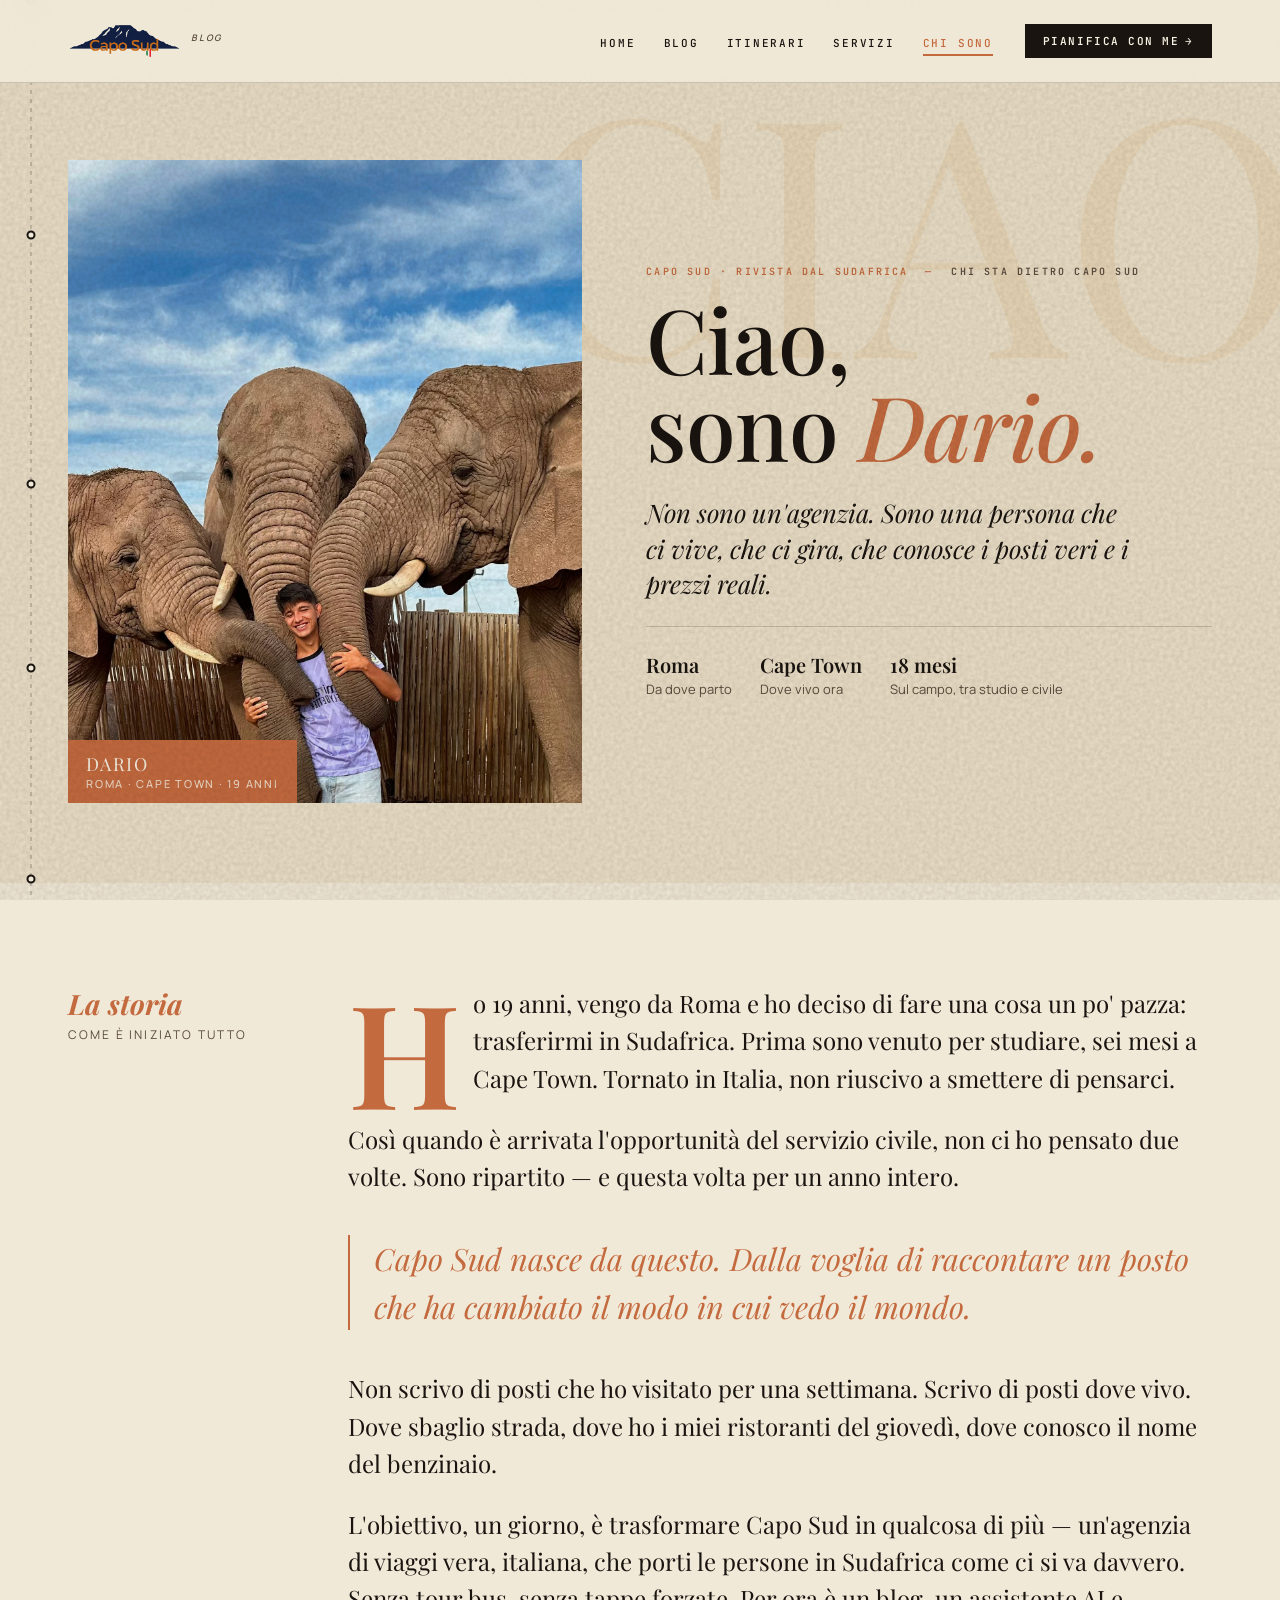
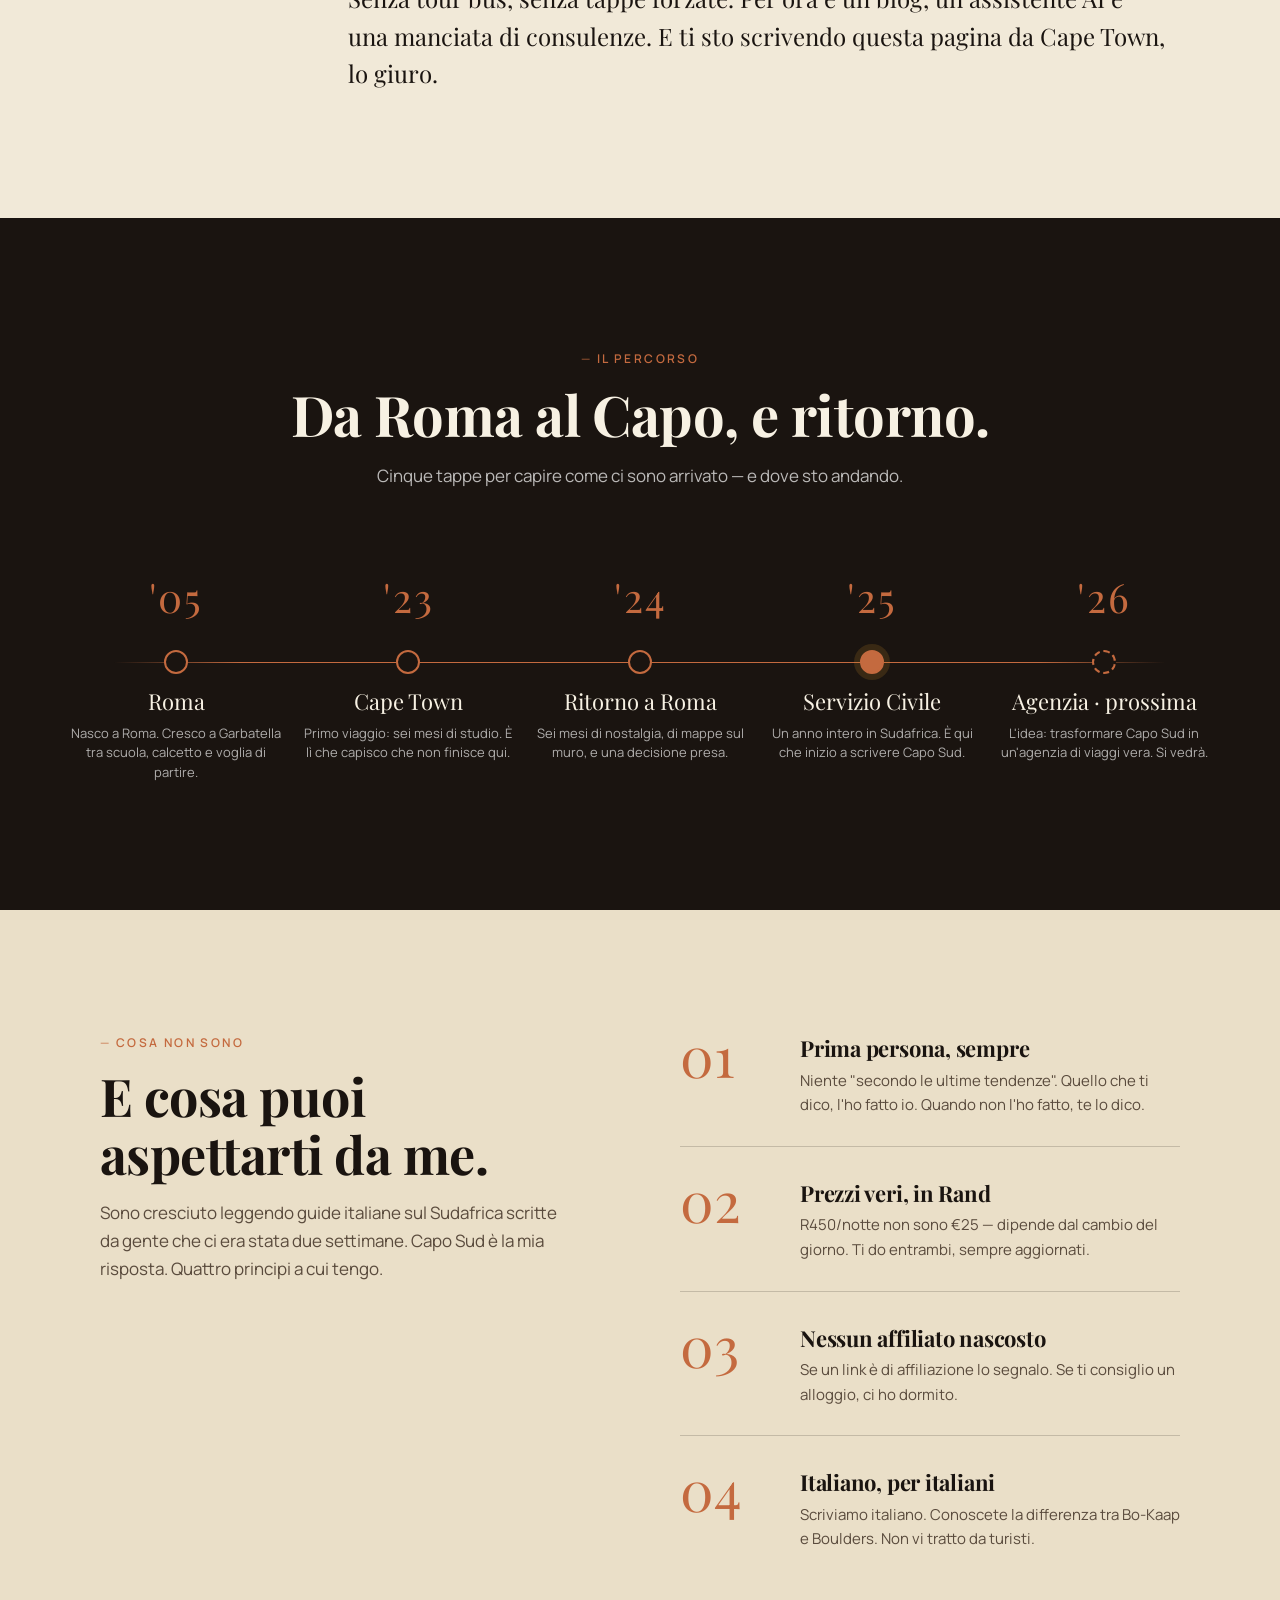
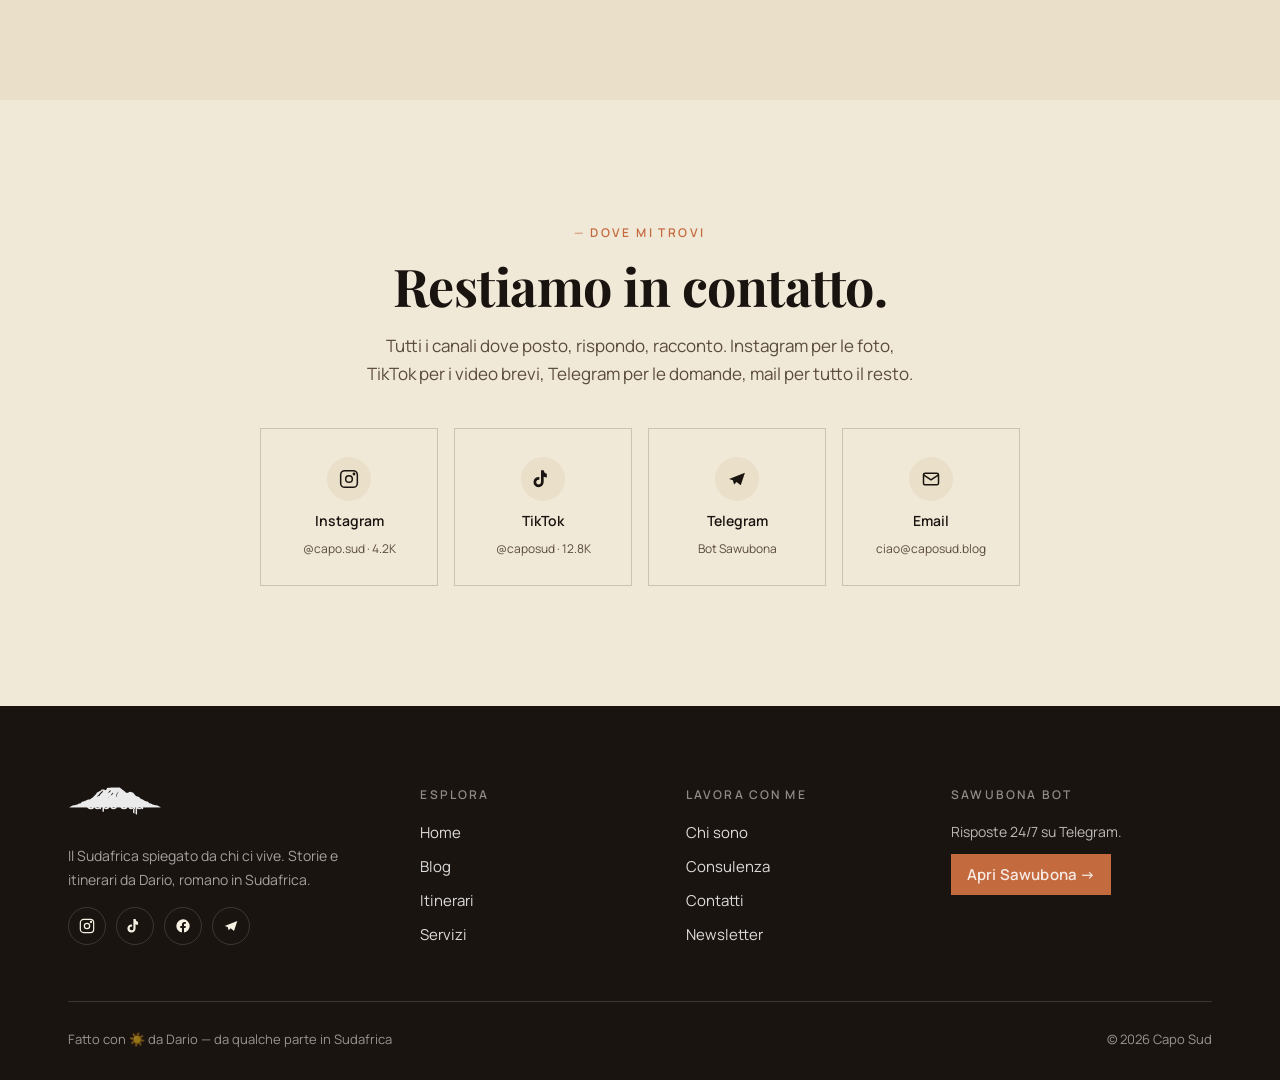
<file: chi-sono.html>
<!doctype html>
<html lang="it">
<head>
  <meta charset="utf-8" />
  <meta name="viewport" content="width=device-width,initial-scale=1" />
  <title>Chi sono — Dario · Capo Sud</title>
  <meta name="description" content="Dario, 19 anni, romano. Vivo in Sudafrica da un anno per il servizio civile. Capo Sud è il mio diario." />
  <link rel="stylesheet" href="styles.css" />
  <link rel="icon" href="data:image/svg+xml,%3Csvg xmlns='http://www.w3.org/2000/svg' viewBox='0 0 32 32'%3E%3Crect width='32' height='32' fill='%23F1E9D8'/%3E%3Ctext x='16' y='23' font-family='Georgia,serif' font-style='italic' font-weight='700' font-size='20' fill='%23C46A3F' text-anchor='middle'%3ES%3C/text%3E%3C/svg%3E" />
  <meta property="og:title" content="Chi sono — Dario · Capo Sud" />
  <meta property="og:description" content="Dario, 19 anni, romano. Vivo in Sudafrica da un anno per il servizio civile. Capo Sud è il mio diario." />
  <meta property="og:type" content="website" />
  <meta property="og:locale" content="it_IT" />
  <link rel="stylesheet" href="css/vintage-bridge.css" />
  <link rel="stylesheet" href="css/shared-features.css" />
  <style>
    /* ---- Intro hero — magazine spread ---- */
    .about-hero {
      padding: 160px 0 80px;
      background: var(--sand);
      position: relative;
      overflow: hidden;
    }
    .about-hero::before {
      content: 'CIAO';
      position: absolute;
      top: 80px;
      right: -30px;
      font-family: var(--accent);
      font-size: clamp(160px, 26vw, 360px);
      line-height: 0.85;
      color: rgba(201,137,42,0.10);
      pointer-events: none;
    }
    .about-grid {
      position: relative;
      display: grid;
      grid-template-columns: 1fr 1.1fr;
      gap: 64px;
      align-items: center;
    }
    .about-portrait {
      aspect-ratio: 4/5;
      border-radius: var(--radius);
      overflow: hidden;
      position: relative;
    }
    .about-portrait img { width: 100%; height: 100%; object-fit: cover; }
    .about-portrait-tag {
      position: absolute;
      bottom: 0; left: 0;
      background: var(--ocra);
      color: var(--white);
      padding: 12px 18px;
      font-family: var(--accent);
      font-size: 18px;
      letter-spacing: 0.08em;
    }
    .about-portrait-tag span {
      font-family: var(--body);
      font-size: 11px;
      font-weight: 500;
      letter-spacing: 0.16em;
      text-transform: uppercase;
      display: block;
      opacity: 0.85;
    }
    .about-eyebrow {
      font-family: var(--mono);
      font-size: 10px;
      font-weight: 600;
      letter-spacing: 0.22em;
      text-transform: uppercase;
      color: var(--ink-soft);
      margin-bottom: 16px;
      display: flex;
      align-items: center;
      gap: 10px;
    }
    .about-eyebrow::before { content: 'CAPO SUD · RIVISTA DAL SUDAFRICA  — '; color: var(--ocra); white-space: pre; }
    .about-title {
      font-size: clamp(48px, 7vw, 96px);
      line-height: 0.98;
      margin-bottom: 24px;
      font-weight: 500;
    }
    .about-title em {
      font-style: italic;
      color: var(--ocra);
    }
    .about-lead {
      font-family: var(--display);
      font-style: italic;
      font-size: clamp(20px, 2vw, 26px);
      line-height: 1.4;
      color: var(--ink);
      max-width: 540px;
      margin-bottom: 24px;
    }
    .about-meta {
      display: flex;
      gap: 28px;
      flex-wrap: wrap;
      font-size: 13px;
      color: var(--ink-soft);
      padding-top: 24px;
      border-top: 1px solid var(--line);
    }
    .about-meta strong {
      display: block;
      color: var(--ink);
      font-family: var(--display);
      font-size: 20px;
      font-weight: 600;
      margin-bottom: 2px;
    }
    @media (max-width: 920px) {
      .about-grid { grid-template-columns: 1fr; gap: 48px; }
      .about-portrait { max-width: 460px; }
    }

    /* ---- Story (long form) ---- */
    .story {
      padding: clamp(60px, 8vw, 120px) 0;
    }
    .story-grid {
      display: grid;
      grid-template-columns: 200px 1fr;
      gap: 80px;
    }
    .story-aside {
      font-family: var(--body);
      font-size: 12px;
      letter-spacing: 0.18em;
      text-transform: uppercase;
      color: var(--ink-soft);
      position: sticky;
      top: 100px;
      align-self: start;
    }
    .story-aside strong {
      display: block;
      font-family: var(--display);
      font-style: italic;
      font-size: 28px;
      text-transform: none;
      letter-spacing: 0;
      color: var(--ocra);
      margin-bottom: 4px;
    }
    .story-body p {
      font-family: var(--display);
      font-size: clamp(19px, 1.9vw, 24px);
      line-height: 1.55;
      margin: 0 0 24px;
      color: var(--ink);
    }
    .story-body p:first-child::first-letter {
      font-family: var(--display);
      font-size: 6em;
      float: left;
      line-height: 0.85;
      margin: 4px 12px 0 0;
      color: var(--ocra);
      font-weight: 600;
    }
    .story-pull {
      font-style: italic;
      font-size: clamp(24px, 2.4vw, 32px) !important;
      color: var(--ocra) !important;
      border-left: 2px solid var(--ocra);
      padding-left: 24px;
      margin: 40px 0 !important;
    }
    @media (max-width: 920px) {
      .story-grid { grid-template-columns: 1fr; gap: 24px; }
      .story-aside { position: static; }
    }

    /* ---- Timeline ---- */
    .timeline {
      background: var(--night);
      color: var(--white);
      padding: clamp(80px, 10vw, 140px) 0;
    }
    .timeline-head {
      max-width: 720px;
      margin: 0 auto 80px;
      text-align: center;
    }
    .timeline-head h2 {
      font-size: clamp(36px, 4.6vw, 56px);
      color: var(--white);
      margin-bottom: 14px;
    }
    .timeline-head p { color: rgba(255,255,255,0.7); font-size: 17px; }
    .timeline-track {
      position: relative;
      display: grid;
      grid-template-columns: repeat(5, 1fr);
      gap: 16px;
    }
    .timeline-track::before {
      content: '';
      position: absolute;
      left: 4%; right: 4%;
      top: 92px;
      height: 1px;
      background: linear-gradient(90deg, transparent, var(--ocra) 12%, var(--ocra) 88%, transparent);
    }
    .tl-step {
      text-align: center;
      position: relative;
      padding-top: 116px;
    }
    .tl-dot {
      position: absolute;
      top: 80px;
      left: 50%;
      transform: translate(-50%, 0);
      width: 24px; height: 24px;
      border-radius: 50%;
      background: var(--night);
      border: 2px solid var(--ocra);
      z-index: 2;
    }
    .tl-step.is-current .tl-dot {
      background: var(--ocra);
      box-shadow: 0 0 0 6px rgba(201,137,42,0.18);
    }
    .tl-step.is-future .tl-dot {
      border-style: dashed;
      background: var(--night);
    }
    .tl-year {
      position: absolute;
      top: 0;
      left: 0; right: 0;
      font-family: var(--accent);
      font-size: 40px;
      color: var(--ocra);
      letter-spacing: 0.05em;
    }
    .tl-place {
      font-family: var(--display);
      font-size: 22px;
      color: var(--white);
      margin-bottom: 8px;
    }
    .tl-desc {
      font-size: 13px;
      color: rgba(255,255,255,0.65);
      line-height: 1.5;
    }
    @media (max-width: 920px) {
      .timeline-track { grid-template-columns: 1fr; gap: 24px; }
      .timeline-track::before {
        top: 0; bottom: 0;
        left: 24px; right: auto;
        width: 1px; height: auto;
        background: linear-gradient(180deg, transparent, var(--ocra) 8%, var(--ocra) 92%, transparent);
      }
      .tl-step { text-align: left; padding: 0 0 0 60px; min-height: 80px; }
      .tl-year { position: static; font-size: 28px; margin-bottom: 2px; }
      .tl-dot { top: 8px; left: 12px; transform: none; }
    }

    /* ---- Values / what I'm not ---- */
    .values {
      padding: clamp(80px, 10vw, 120px) 0;
      background: var(--sand);
    }
    .values-grid {
      display: grid;
      grid-template-columns: 1fr 1fr;
      gap: 60px 80px;
      max-width: 1080px;
      margin: 0 auto;
    }
    .values h2 {
      font-size: clamp(36px, 4.4vw, 52px);
      margin-bottom: 14px;
    }
    .values-intro p { font-size: 17px; color: var(--ink-soft); max-width: 460px; }
    .values-list {
      list-style: none;
      padding: 0; margin: 0;
      display: flex;
      flex-direction: column;
      gap: 28px;
    }
    .values-list li {
      display: grid;
      grid-template-columns: 100px 1fr;
      gap: 20px;
      padding-bottom: 28px;
      border-bottom: 1px solid var(--line);
    }
    .values-list li:last-child { border-bottom: 0; }
    .values-num {
      font-family: var(--accent);
      font-size: 56px;
      line-height: 0.9;
      color: var(--ocra);
    }
    .values-list h4 {
      font-family: var(--display);
      font-size: 22px;
      margin: 6px 0 8px;
    }
    .values-list p { font-size: 15px; color: var(--ink-soft); margin: 0; }
    @media (max-width: 860px) {
      .values-grid { grid-template-columns: 1fr; gap: 40px; }
    }

    /* ---- Where to find me ---- */
    .find {
      padding: clamp(80px, 10vw, 120px) 0;
      text-align: center;
    }
    .find h2 { font-size: clamp(34px, 4.4vw, 52px); margin-bottom: 18px; }
    .find p { color: var(--ink-soft); max-width: 560px; margin: 0 auto 40px; font-size: 17px; }
    .find-grid {
      display: grid;
      grid-template-columns: repeat(4, 1fr);
      gap: 16px;
      max-width: 760px;
      margin: 0 auto;
    }
    .find-card {
      padding: 28px 18px;
      border: 1px solid var(--line);
      border-radius: var(--radius);
      text-decoration: none;
      color: var(--ink);
      transition: all 0.2s;
      display: flex;
      flex-direction: column;
      align-items: center;
      gap: 10px;
    }
    .find-card:hover {
      border-color: var(--ocra);
      transform: translateY(-3px);
    }
    .find-card .ic {
      width: 44px; height: 44px;
      background: var(--sand);
      border-radius: 50%;
      display: flex;
      align-items: center;
      justify-content: center;
      color: var(--night);
    }
    .find-card strong {
      font-size: 14px;
      font-weight: 600;
    }
    .find-card span {
      font-size: 12px;
      color: var(--ink-soft);
    }
    @media (max-width: 640px) { .find-grid { grid-template-columns: 1fr 1fr; } }
  </style>
</head>
<body>

  <!-- NAV -->
  <nav class="nav" id="nav">
    <div class="nav-inner">
      <a class="nav-logo" href="index.html"><img src="uploads/logo-caposud.png" alt="Capo Sud" class="nav-logo-img" /><small>Blog</small></a>
      <ul class="nav-links">
        <li><a class="nav-link" href="index.html">Home</a></li>
        <li><a class="nav-link" href="blog.html">Blog</a></li>
        <li><a class="nav-link" href="itinerari.html">Itinerari</a></li>
        <li><a class="nav-link" href="servizi.html">Servizi</a></li>
        <li><a class="nav-link is-active" href="chi-sono.html">Chi sono</a></li>
      </ul>
      <a class="nav-cta" href="servizi.html">Pianifica con me <span>→</span></a>
      <button class="nav-burger" id="burger" aria-label="Menu"><span></span><span></span><span></span></button>
    </div>
  </nav>

  <div class="mobile-menu" id="mobileMenu">
    <button class="mobile-menu-close" id="closeMenu">✕</button>
    <a class="nav-logo" href="index.html"><img src="uploads/logo-caposud.png" alt="Capo Sud" class="nav-logo-img" /></a>
    <ul>
      <li><a href="index.html">Home</a></li>
      <li><a href="blog.html">Blog</a></li>
      <li><a href="itinerari.html">Itinerari</a></li>
      <li><a href="servizi.html">Servizi</a></li>
      <li><a href="chi-sono.html">Chi sono</a></li>
      <li><a href="contatti.html">Contatti</a></li>
    </ul>
  </div>

  <!-- HERO -->
  <header class="about-hero" data-screen-label="Chi sono / Intro">
    <div class="container">
      <div class="about-grid">
        <div class="about-portrait">
          <img src="uploads/dario-elefanti.jpeg" alt="Dario con tre elefanti al santuario, Sudafrica" style="object-position: center 40%" loading="lazy">
          <div class="about-portrait-tag">
            DARIO
            <span>Roma · Cape Town · 19 anni</span>
          </div>
        </div>
        <div>
          <span class="about-eyebrow">Chi sta dietro Capo Sud</span>
          <h1 class="about-title">Ciao,<br />sono <em>Dario.</em></h1>
          <p class="about-lead">
            Non sono un'agenzia. Sono una persona che ci vive,
            che ci gira, che conosce i posti veri e i prezzi reali.
          </p>
          <div class="about-meta">
            <div><strong>Roma</strong>Da dove parto</div>
            <div><strong>Cape Town</strong>Dove vivo ora</div>
            <div><strong>18 mesi</strong>Sul campo, tra studio e civile</div>
          </div>
        </div>
      </div>
    </div>
  </header>

  <!-- STORY -->
  <section class="story" data-screen-label="Chi sono / Story">
    <div class="container">
      <div class="story-grid">
        <div class="story-aside">
          <strong>La storia</strong>
          Come è iniziato tutto
        </div>
        <div class="story-body">
          <p>Ho 19 anni, vengo da Roma e ho deciso di fare una cosa un po' pazza: trasferirmi in Sudafrica. Prima sono venuto per studiare, sei mesi a Cape Town. Tornato in Italia, non riuscivo a smettere di pensarci.</p>
          <p>Così quando è arrivata l'opportunità del servizio civile, non ci ho pensato due volte. Sono ripartito — e questa volta per un anno intero.</p>
          <p class="story-pull">Capo Sud nasce da questo. Dalla voglia di raccontare un posto che ha cambiato il modo in cui vedo il mondo.</p>
          <p>Non scrivo di posti che ho visitato per una settimana. Scrivo di posti dove vivo. Dove sbaglio strada, dove ho i miei ristoranti del giovedì, dove conosco il nome del benzinaio.</p>
          <p>L'obiettivo, un giorno, è trasformare Capo Sud in qualcosa di più — un'agenzia di viaggi vera, italiana, che porti le persone in Sudafrica come ci si va davvero. Senza tour bus, senza tappe forzate. Per ora è un blog, un assistente AI e una manciata di consulenze. E ti sto scrivendo questa pagina da Cape Town, lo giuro.</p>
        </div>
      </div>
    </div>
  </section>

  <!-- TIMELINE -->
  <section class="timeline" data-screen-label="Chi sono / Timeline">
    <div class="container">
      <div class="timeline-head">
        <span class="eyebrow" style="color: var(--ocra);">Il percorso</span>
        <h2>Da Roma al Capo, e ritorno.</h2>
        <p>Cinque tappe per capire come ci sono arrivato — e dove sto andando.</p>
      </div>

      <div class="timeline-track">
        <div class="tl-step">
          <div class="tl-year">'05</div>
          <div class="tl-dot"></div>
          <div class="tl-place">Roma</div>
          <div class="tl-desc">Nasco a Roma. Cresco a Garbatella tra scuola, calcetto e voglia di partire.</div>
        </div>
        <div class="tl-step">
          <div class="tl-year">'23</div>
          <div class="tl-dot"></div>
          <div class="tl-place">Cape Town</div>
          <div class="tl-desc">Primo viaggio: sei mesi di studio. È lì che capisco che non finisce qui.</div>
        </div>
        <div class="tl-step">
          <div class="tl-year">'24</div>
          <div class="tl-dot"></div>
          <div class="tl-place">Ritorno a Roma</div>
          <div class="tl-desc">Sei mesi di nostalgia, di mappe sul muro, e una decisione presa.</div>
        </div>
        <div class="tl-step is-current">
          <div class="tl-year">'25</div>
          <div class="tl-dot"></div>
          <div class="tl-place">Servizio Civile</div>
          <div class="tl-desc">Un anno intero in Sudafrica. È qui che inizio a scrivere Capo Sud.</div>
        </div>
        <div class="tl-step is-future">
          <div class="tl-year">'26</div>
          <div class="tl-dot"></div>
          <div class="tl-place">Agenzia · prossima</div>
          <div class="tl-desc">L'idea: trasformare Capo Sud in un'agenzia di viaggi vera. Si vedrà.</div>
        </div>
      </div>
    </div>
  </section>

  <!-- VALUES -->
  <section class="values" data-screen-label="Chi sono / Cosa non sono">
    <div class="container">
      <div class="values-grid">
        <div class="values-intro">
          <span class="eyebrow">Cosa non sono</span>
          <h2>E cosa puoi aspettarti da me.</h2>
          <p>Sono cresciuto leggendo guide italiane sul Sudafrica scritte da gente che ci era stata due settimane. Capo Sud è la mia risposta. Quattro principi a cui tengo.</p>
        </div>
        <ul class="values-list">
          <li>
            <span class="values-num">01</span>
            <div>
              <h4>Prima persona, sempre</h4>
              <p>Niente "secondo le ultime tendenze". Quello che ti dico, l'ho fatto io. Quando non l'ho fatto, te lo dico.</p>
            </div>
          </li>
          <li>
            <span class="values-num">02</span>
            <div>
              <h4>Prezzi veri, in Rand</h4>
              <p>R450/notte non sono €25 — dipende dal cambio del giorno. Ti do entrambi, sempre aggiornati.</p>
            </div>
          </li>
          <li>
            <span class="values-num">03</span>
            <div>
              <h4>Nessun affiliato nascosto</h4>
              <p>Se un link è di affiliazione lo segnalo. Se ti consiglio un alloggio, ci ho dormito.</p>
            </div>
          </li>
          <li>
            <span class="values-num">04</span>
            <div>
              <h4>Italiano, per italiani</h4>
              <p>Scriviamo italiano. Conoscete la differenza tra Bo-Kaap e Boulders. Non vi tratto da turisti.</p>
            </div>
          </li>
        </ul>
      </div>
    </div>
  </section>

  <!-- FIND ME -->
  <section class="find" data-screen-label="Chi sono / Dove mi trovi">
    <div class="container">
      <span class="eyebrow">Dove mi trovi</span>
      <h2>Restiamo in contatto.</h2>
      <p>Tutti i canali dove posto, rispondo, racconto. Instagram per le foto, TikTok per i video brevi, Telegram per le domande, mail per tutto il resto.</p>
      <div class="find-grid">
        <a class="find-card" href="#">
          <div class="ic"><svg width="20" height="20" viewBox="0 0 24 24" fill="none" stroke="currentColor" stroke-width="1.8"><rect x="2" y="2" width="20" height="20" rx="5"/><circle cx="12" cy="12" r="4"/><circle cx="18" cy="6" r="0.8" fill="currentColor"/></svg></div>
          <strong>Instagram</strong>
          <span>@capo.sud · 4.2K</span>
        </a>
        <a class="find-card" href="#">
          <div class="ic"><svg width="20" height="20" viewBox="0 0 24 24" fill="currentColor"><path d="M16.6 5.82a4.83 4.83 0 01-3.77-4.25h-3.21v14.13a2.84 2.84 0 11-2-2.72v-3.3a6.1 6.1 0 105.2 6.04V9.25a8.16 8.16 0 003.78.93V7a4.85 4.85 0 010-1.18z"/></svg></div>
          <strong>TikTok</strong>
          <span>@caposud · 12.8K</span>
        </a>
        <a class="find-card" href="https://t.me/CapoSudBot">
          <div class="ic"><svg width="20" height="20" viewBox="0 0 24 24" fill="currentColor"><path d="M21.5 4.5L2.5 12l4.5 1.5 1.5 5 3-3 5 4 5-15z"/></svg></div>
          <strong>Telegram</strong>
          <span>Bot Sawubona</span>
        </a>
        <a class="find-card" href="mailto:ciao@caposud.blog">
          <div class="ic"><svg width="20" height="20" viewBox="0 0 24 24" fill="none" stroke="currentColor" stroke-width="1.8"><rect x="3" y="5" width="18" height="14" rx="2"/><path d="M3 7l9 6 9-6"/></svg></div>
          <strong>Email</strong>
          <span>ciao@caposud.blog</span>
        </a>
      </div>
    </div>
  </section>

  <!-- FOOTER -->
  <footer class="footer">
    <div class="container">
      <div class="footer-grid">
        <div class="footer-brand">
          <div class="nav-logo"><img src="uploads/logo-caposud.png" alt="Capo Sud" class="nav-logo-img" /></div>
          <p>Il Sudafrica spiegato da chi ci vive. Storie e itinerari da Dario, romano in Sudafrica.</p>
          <!-- TODO: sostituire i link social "#" con i profili reali (Instagram, TikTok, Facebook, Telegram) -->
          <div class="footer-socials">
            <a href="#" aria-label="Instagram"><svg width="16" height="16" viewBox="0 0 24 24" fill="none" stroke="currentColor" stroke-width="1.8"><rect x="2" y="2" width="20" height="20" rx="5"/><circle cx="12" cy="12" r="4"/><circle cx="18" cy="6" r="0.8" fill="currentColor"/></svg></a>
            <a href="#" aria-label="TikTok"><svg width="16" height="16" viewBox="0 0 24 24" fill="currentColor"><path d="M16.6 5.82a4.83 4.83 0 01-3.77-4.25h-3.21v14.13a2.84 2.84 0 11-2-2.72v-3.3a6.1 6.1 0 105.2 6.04V9.25a8.16 8.16 0 003.78.93V7a4.85 4.85 0 010-1.18z"/></svg></a>
            <a href="#" aria-label="Facebook"><svg width="16" height="16" viewBox="0 0 24 24" fill="currentColor"><path d="M22 12a10 10 0 10-11.6 9.87V14.9H7.9V12h2.5V9.8c0-2.47 1.47-3.84 3.72-3.84 1.08 0 2.2.2 2.2.2v2.4H15.1c-1.22 0-1.6.76-1.6 1.54V12h2.72l-.44 2.9h-2.28v6.97A10 10 0 0022 12z"/></svg></a>
            <a href="#" aria-label="Telegram"><svg width="16" height="16" viewBox="0 0 24 24" fill="currentColor"><path d="M21.5 4.5L2.5 12l4.5 1.5 1.5 5 3-3 5 4 5-15z"/></svg></a>
          </div>
        </div>
        <div><h5>Esplora</h5><ul><li><a href="index.html">Home</a></li><li><a href="blog.html">Blog</a></li><li><a href="itinerari.html">Itinerari</a></li><li><a href="servizi.html">Servizi</a></li></ul></div>
        <div><h5>Lavora con me</h5><ul><li><a href="chi-sono.html">Chi sono</a></li><li><a href="servizi.html">Consulenza</a></li><li><a href="contatti.html">Contatti</a></li><li><a href="#">Newsletter</a></li></ul></div>
        <div>
          <h5>Sawubona Bot</h5>
          <p style="color:rgba(255,255,255,0.7); font-size:14px; line-height: 1.5; margin: 0 0 12px;">Risposte 24/7 su Telegram.</p>
          <!-- TODO: confermare username reale del bot Telegram --><a class="btn btn-primary" href="https://t.me/CapoSudBot" style="padding:10px 16px; min-height:auto;">Apri Sawubona →</a>
        </div>
      </div>
      <div class="footer-bottom">
        <span>Fatto con ☀️ da Dario — da qualche parte in Sudafrica</span>
        <span>© 2026 Capo Sud</span>
      </div>
    </div>
  </footer>

  <div class="tg-sticky"><div class="tg-sticky-text"><strong>💬 Parla con Sawubona</strong><span>Domande veloci? Risposta in 30s.</span></div><a href="https://t.me/CapoSudBot">Apri</a></div>

  <script>
    // Mobile menu: gestito da js/shared.js
  </script>
  <script src="js/shared.js" defer></script>
</body>
</html>
</file>
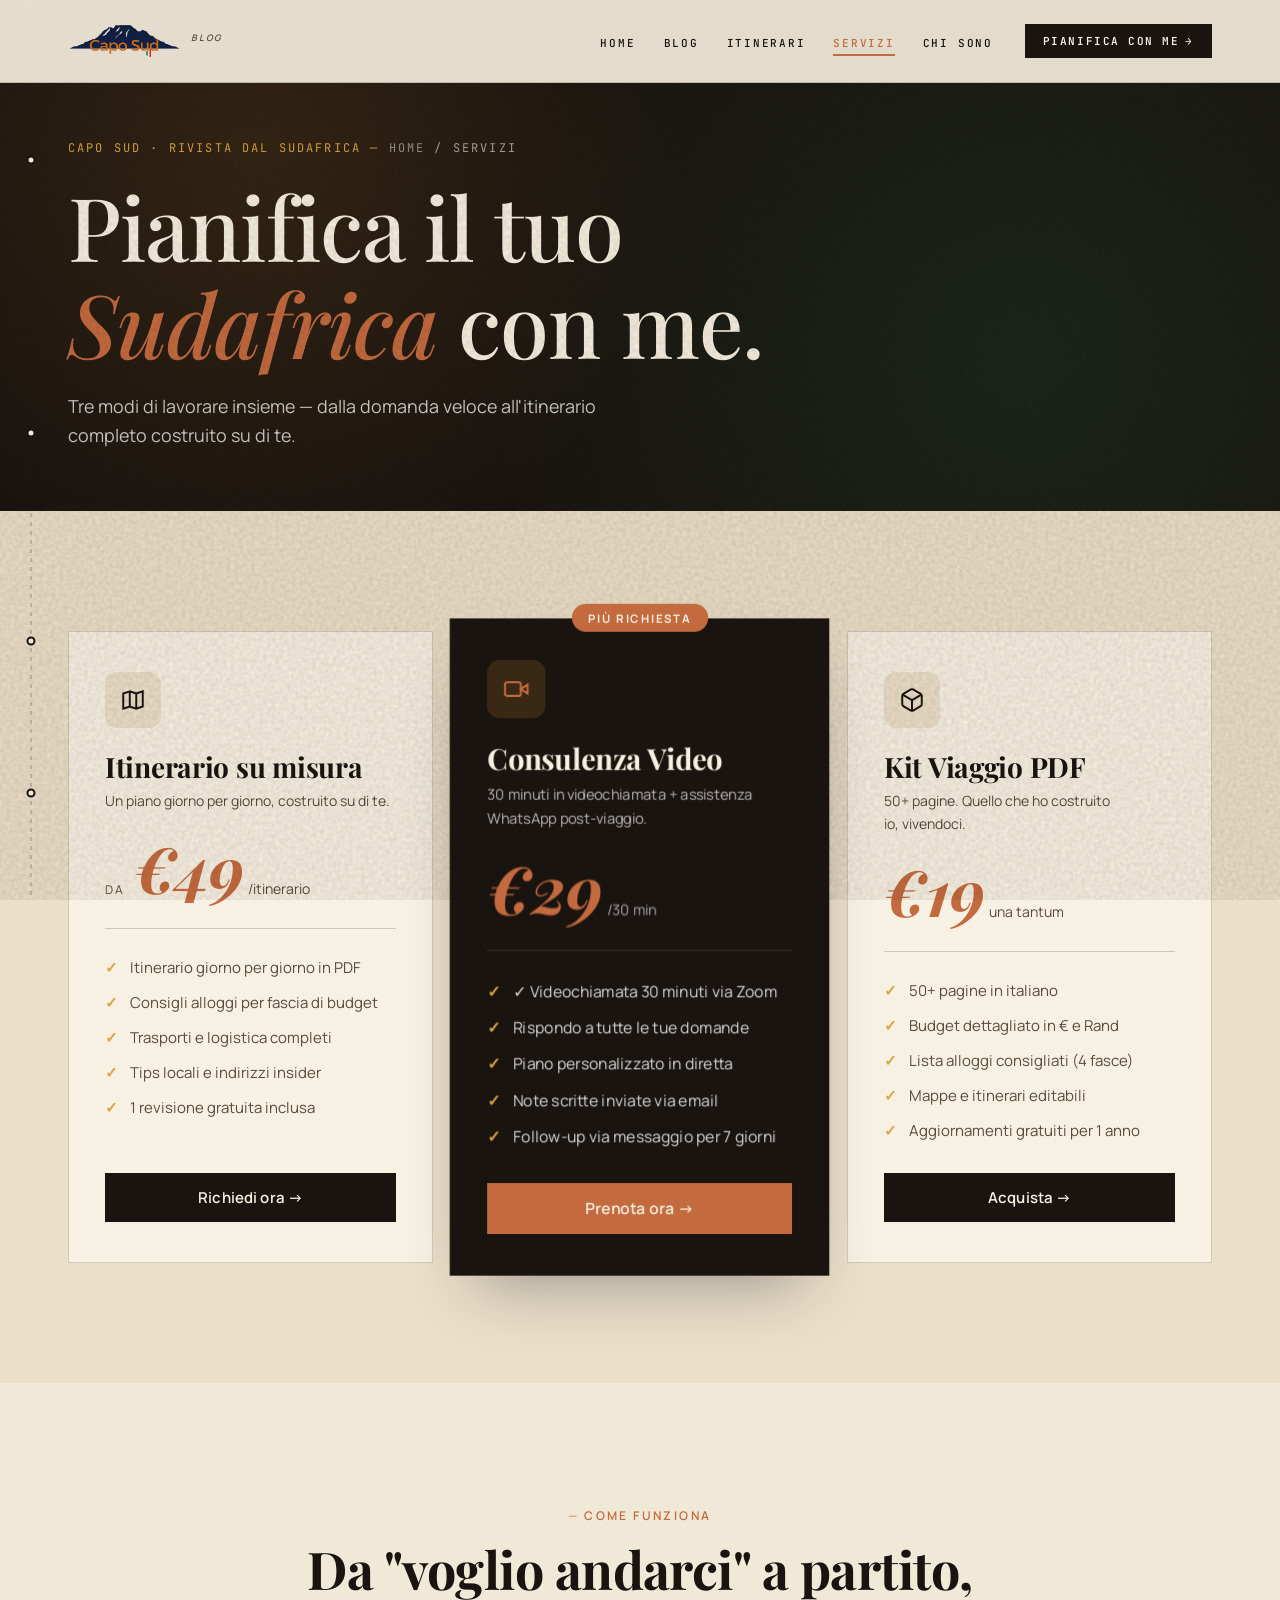
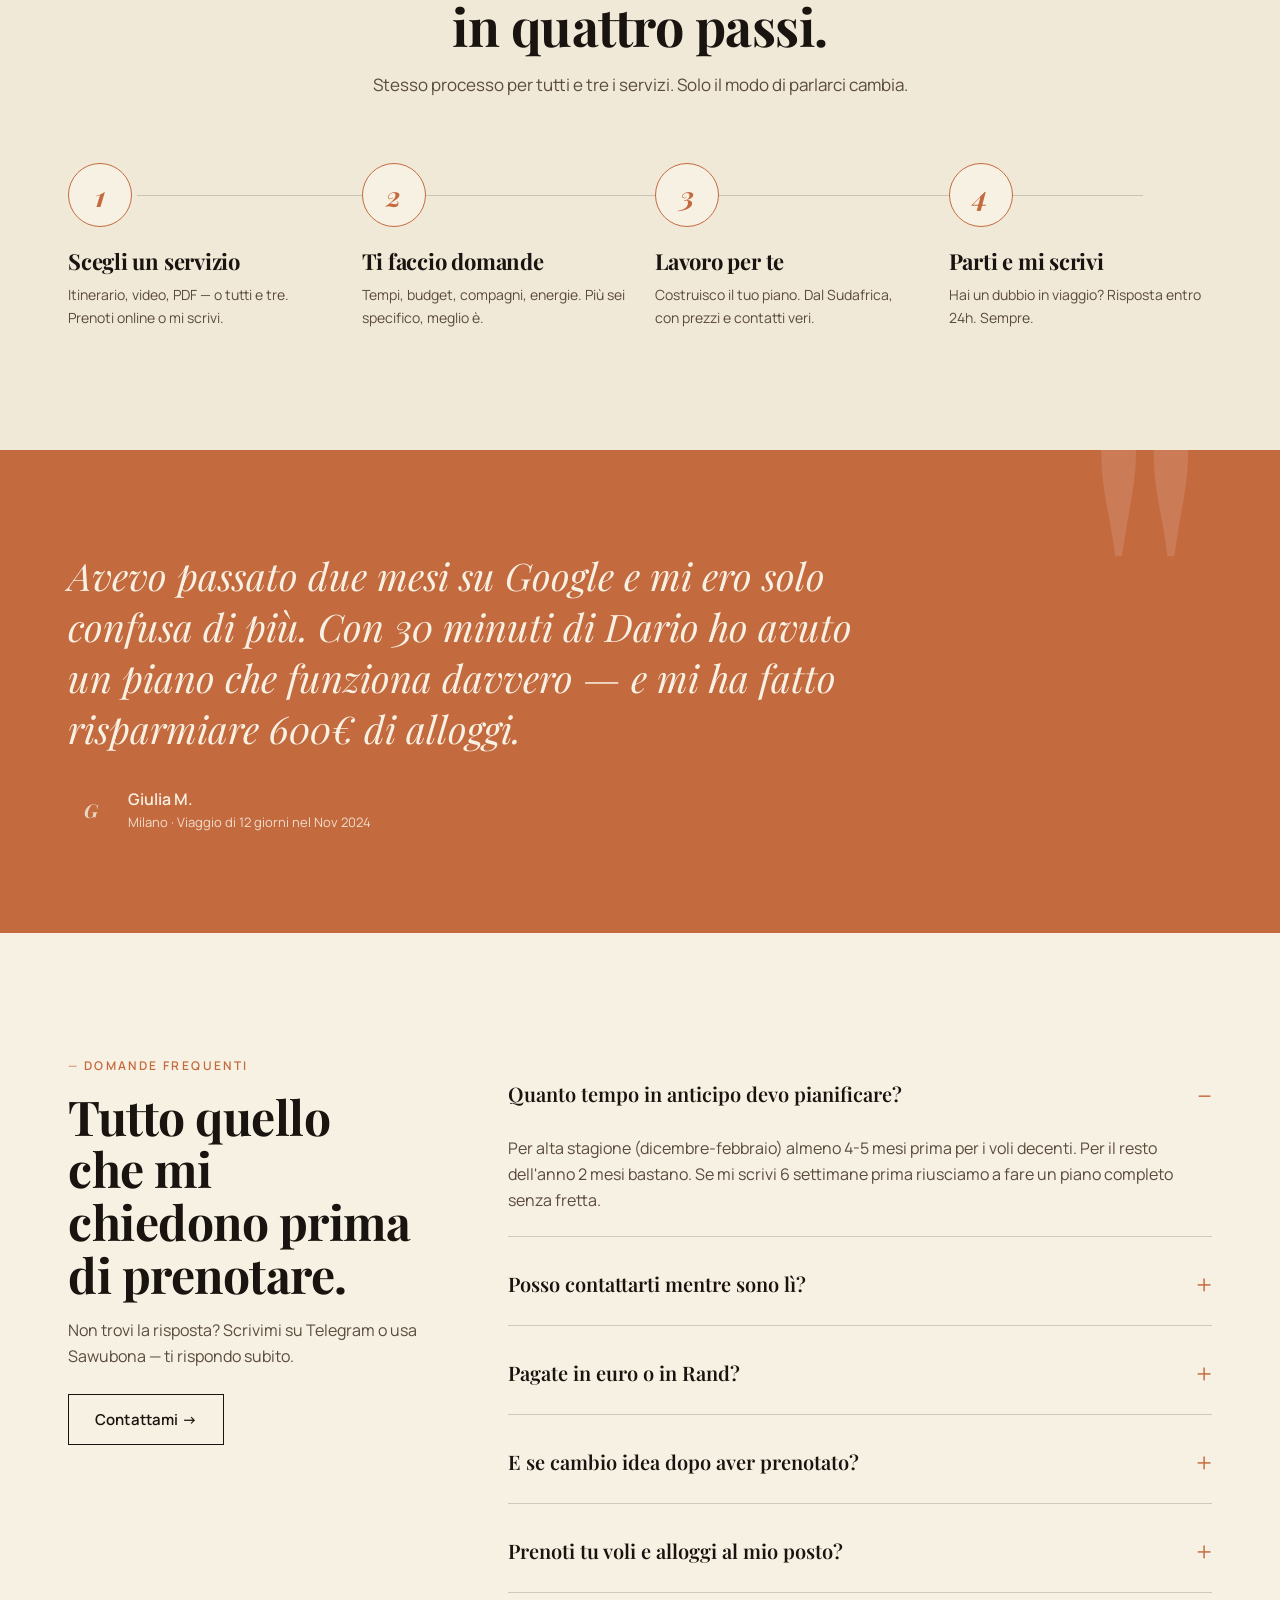
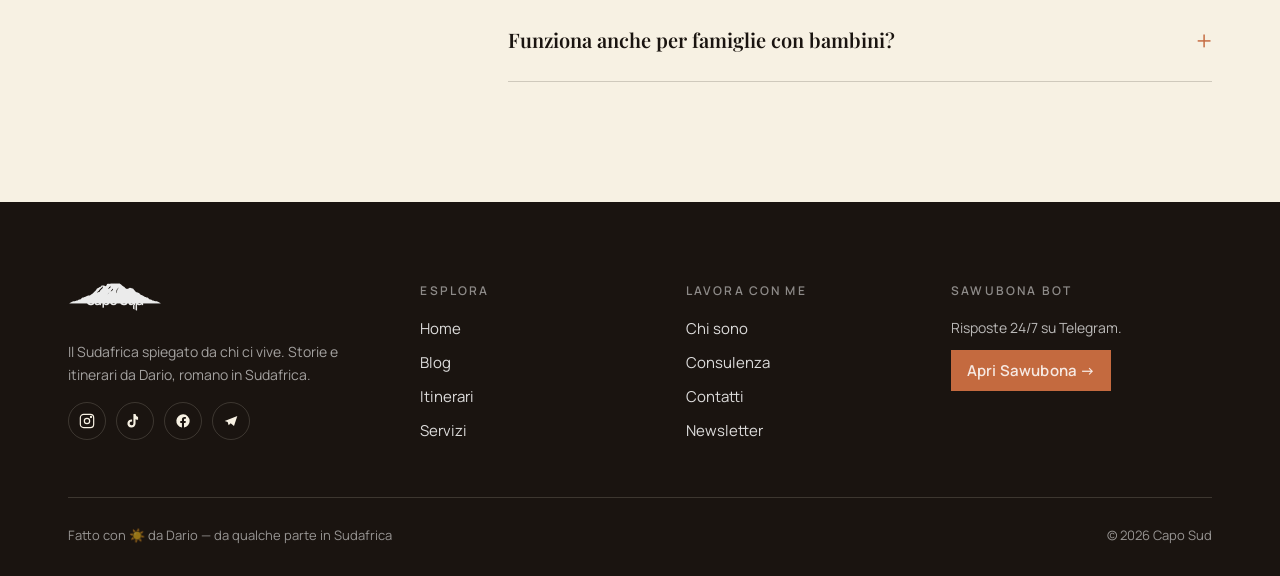
<file: servizi.html>
<!doctype html>
<html lang="it">
<head>
  <meta charset="utf-8" />
  <meta name="viewport" content="width=device-width,initial-scale=1" />
  <title>Servizi — Capo Sud</title>
  <meta name="description" content="Pianifica il tuo Sudafrica con me: itinerario su misura, consulenza video, kit di viaggio PDF." />
  <link rel="stylesheet" href="styles.css" />
  <link rel="icon" href="data:image/svg+xml,%3Csvg xmlns='http://www.w3.org/2000/svg' viewBox='0 0 32 32'%3E%3Crect width='32' height='32' fill='%23F1E9D8'/%3E%3Ctext x='16' y='23' font-family='Georgia,serif' font-style='italic' font-weight='700' font-size='20' fill='%23C46A3F' text-anchor='middle'%3ES%3C/text%3E%3C/svg%3E" />
  <meta property="og:title" content="Servizi — Capo Sud" />
  <meta property="og:description" content="Pianifica il tuo Sudafrica con me: itinerario su misura, consulenza video, kit di viaggio PDF." />
  <meta property="og:type" content="website" />
  <meta property="og:locale" content="it_IT" />
  <link rel="stylesheet" href="css/vintage-bridge.css" />
  <link rel="stylesheet" href="css/shared-features.css" />
  <style>
    /* Small hero */
    .svc-hero {
      padding: 140px 0 60px;
      background: var(--night);
      color: var(--white);
      position: relative;
      overflow: hidden;
    }
    .svc-hero::before {
      content: '';
      position: absolute;
      inset: 0;
      background-image:
        radial-gradient(circle at 20% 30%, rgba(201,137,42,0.15), transparent 40%),
        radial-gradient(circle at 80% 70%, rgba(46,204,113,0.10), transparent 50%);
    }
    .svc-hero-inner { position: relative; }
    .svc-hero .crumbs { font-size: 12px; letter-spacing: 0.18em; text-transform: uppercase; color: rgba(255,255,255,0.6); margin-bottom: 22px; }
    .svc-hero .crumbs a { color: rgba(255,255,255,0.5); }
    .svc-hero h1 {
      font-size: clamp(48px, 7vw, 88px);
      max-width: 900px;
      color: var(--white);
      margin-bottom: 20px;
      font-weight: 500;
    }
    .svc-hero h1 em { font-style: italic; color: var(--ocra); }
    .svc-hero p { font-size: clamp(17px, 1.4vw, 20px); max-width: 600px; color: rgba(255,255,255,0.78); margin: 0; }

    /* Pricing cards */
    .pricing {
      padding: clamp(80px, 10vw, 120px) 0;
      background: var(--sand);
    }
    .pricing-grid {
      display: grid;
      grid-template-columns: repeat(3, 1fr);
      gap: 24px;
      align-items: stretch;
    }
    @media (max-width: 980px) { .pricing-grid { grid-template-columns: 1fr; max-width: 480px; margin: 0 auto; } }

    .pcard {
      background: var(--white);
      border-radius: var(--radius);
      padding: 40px 36px;
      display: flex;
      flex-direction: column;
      position: relative;
      border: 1px solid var(--line);
      transition: transform 0.3s;
    }
    .pcard:hover { transform: translateY(-4px); }
    .pcard.is-featured {
      background: var(--night);
      color: var(--white);
      border: 0;
      transform: scale(1.04);
      z-index: 2;
      box-shadow: 0 30px 60px -25px rgba(26,26,46,0.4);
    }
    .pcard.is-featured:hover { transform: scale(1.04) translateY(-4px); }
    @media (max-width: 980px) { .pcard.is-featured { transform: none; } .pcard.is-featured:hover { transform: translateY(-4px); } }

    .pcard-badge {
      position: absolute;
      top: -14px;
      left: 50%;
      transform: translateX(-50%);
      background: var(--ocra);
      color: var(--white);
      padding: 6px 16px;
      font-size: 11px;
      font-weight: 700;
      letter-spacing: 0.16em;
      text-transform: uppercase;
      border-radius: 100px;
    }
    .pcard-icon {
      width: 56px; height: 56px;
      border-radius: 12px;
      background: var(--sand);
      color: var(--night);
      display: flex;
      align-items: center;
      justify-content: center;
      margin-bottom: 24px;
    }
    .pcard.is-featured .pcard-icon {
      background: rgba(201,137,42,0.18);
      color: var(--ocra);
    }
    .pcard h3 {
      font-size: 28px;
      margin-bottom: 6px;
      color: inherit;
    }
    .pcard .pcard-desc {
      font-size: 14px;
      color: var(--ink-soft);
      margin: 0 0 24px;
    }
    .pcard.is-featured .pcard-desc { color: rgba(255,255,255,0.7); }

    .pcard-price {
      display: flex;
      align-items: baseline;
      gap: 4px;
      padding-bottom: 28px;
      margin-bottom: 28px;
      border-bottom: 1px solid var(--line);
    }
    .pcard.is-featured .pcard-price { border-bottom-color: var(--line-dk); }
    .pcard-from {
      font-size: 12px;
      color: var(--ink-soft);
      letter-spacing: 0.14em;
      text-transform: uppercase;
      margin-right: 6px;
    }
    .pcard.is-featured .pcard-from { color: rgba(255,255,255,0.55); }
    .pcard-amount {
      font-family: var(--accent);
      font-size: 64px;
      line-height: 1;
      color: var(--ocra);
    }
    .pcard-unit {
      font-size: 14px;
      color: var(--ink-soft);
    }
    .pcard.is-featured .pcard-unit { color: rgba(255,255,255,0.65); }

    .pcard ul {
      list-style: none;
      padding: 0;
      margin: 0 0 32px;
      display: flex;
      flex-direction: column;
      gap: 14px;
      flex-grow: 1;
    }
    .pcard li {
      display: flex;
      gap: 12px;
      align-items: flex-start;
      font-size: 15px;
      color: var(--ink-soft);
    }
    .pcard.is-featured li { color: rgba(255,255,255,0.85); }
    .pcard li::before {
      content: '✓';
      color: var(--capo);
      font-weight: 700;
      flex-shrink: 0;
    }
    .pcard-cta { width: 100%; }
    .pcard.is-featured .btn-primary { background: var(--ocra); }
    .pcard.is-featured .btn-primary:hover { background: var(--ocra-dk); }

    /* Process */
    .process {
      padding: clamp(80px, 10vw, 120px) 0;
    }
    .process-head {
      max-width: 720px;
      margin: 0 auto 64px;
      text-align: center;
    }
    .process-head h2 {
      font-size: clamp(34px, 4.4vw, 52px);
      margin-bottom: 14px;
    }
    .process-head p { color: var(--ink-soft); font-size: 17px; }
    .process-steps {
      display: grid;
      grid-template-columns: repeat(4, 1fr);
      gap: 30px;
      position: relative;
    }
    .process-steps::before {
      content: '';
      position: absolute;
      left: 6%; right: 6%;
      top: 32px;
      height: 1px;
      background: var(--line);
      z-index: 0;
    }
    .pstep { position: relative; z-index: 1; }
    .pstep-num {
      width: 64px; height: 64px;
      border-radius: 50%;
      background: var(--white);
      border: 1.5px solid var(--ocra);
      display: flex;
      align-items: center;
      justify-content: center;
      font-family: var(--accent);
      font-size: 28px;
      color: var(--ocra);
      margin-bottom: 22px;
    }
    .pstep h4 { font-family: var(--display); font-size: 22px; margin-bottom: 10px; }
    .pstep p { font-size: 14px; color: var(--ink-soft); margin: 0; }
    @media (max-width: 860px) {
      .process-steps { grid-template-columns: 1fr; gap: 32px; }
      .process-steps::before { display: none; }
    }

    /* Testimonial */
    .testimonial {
      padding: clamp(60px, 8vw, 100px) 0;
      background: var(--ocra);
      color: var(--white);
      position: relative;
      overflow: hidden;
    }
    .testimonial::before {
      content: '"';
      position: absolute;
      top: -60px;
      right: 5%;
      font-family: var(--display);
      font-size: 480px;
      line-height: 0.8;
      color: rgba(255,255,255,0.12);
    }
    .testimonial-inner {
      position: relative;
      max-width: 820px;
    }
    .testimonial blockquote {
      font-family: var(--display);
      font-style: italic;
      font-size: clamp(24px, 3vw, 38px);
      line-height: 1.35;
      margin: 0 0 32px;
    }
    .testimonial-cite {
      display: flex;
      gap: 14px;
      align-items: center;
    }
    .testimonial-cite img {
      width: 48px; height: 48px;
      border-radius: 50%;
      object-fit: cover;
    }
    .testimonial-cite strong { display: block; font-weight: 600; }
    .testimonial-cite span { font-size: 13px; opacity: 0.85; }

    /* FAQ */
    .faq {
      padding: clamp(80px, 10vw, 120px) 0;
      background: var(--white);
    }
    .faq-grid {
      display: grid;
      grid-template-columns: 360px 1fr;
      gap: 80px;
    }
    .faq-grid h2 {
      font-size: clamp(34px, 4vw, 48px);
      margin-bottom: 16px;
    }
    .faq-grid > div:first-child p {
      color: var(--ink-soft);
      font-size: 16px;
      margin-bottom: 24px;
    }
    .faq-list {
      display: flex;
      flex-direction: column;
      gap: 6px;
    }
    .faq-item {
      border-bottom: 1px solid var(--line);
    }
    .faq-item summary {
      padding: 22px 0;
      cursor: pointer;
      list-style: none;
      display: flex;
      justify-content: space-between;
      align-items: center;
      gap: 16px;
      font-family: var(--display);
      font-size: 20px;
      font-weight: 600;
    }
    .faq-item summary::-webkit-details-marker { display: none; }
    .faq-item summary::after {
      content: '+';
      font-family: var(--body);
      font-size: 28px;
      color: var(--ocra);
      font-weight: 300;
      transition: transform 0.2s;
    }
    .faq-item[open] summary::after { content: '–'; }
    .faq-item p {
      margin: 0 0 22px;
      font-size: 16px;
      color: var(--ink-soft);
      line-height: 1.65;
      max-width: 680px;
    }
    @media (max-width: 860px) {
      .faq-grid { grid-template-columns: 1fr; gap: 36px; }
    }
  </style>
</head>
<body>

  <nav class="nav" id="nav">
    <div class="nav-inner">
      <a class="nav-logo" href="index.html"><img src="uploads/logo-caposud.png" alt="Capo Sud" class="nav-logo-img" /><small>Blog</small></a>
      <ul class="nav-links">
        <li><a class="nav-link" href="index.html">Home</a></li>
        <li><a class="nav-link" href="blog.html">Blog</a></li>
        <li><a class="nav-link" href="itinerari.html">Itinerari</a></li>
        <li><a class="nav-link is-active" href="servizi.html">Servizi</a></li>
        <li><a class="nav-link" href="chi-sono.html">Chi sono</a></li>
      </ul>
      <a class="nav-cta" href="#pricing">Pianifica con me <span>→</span></a>
      <button class="nav-burger" id="burger" aria-label="Menu"><span></span><span></span><span></span></button>
    </div>
  </nav>

  <div class="mobile-menu" id="mobileMenu">
    <button class="mobile-menu-close" id="closeMenu">✕</button>
    <a class="nav-logo" href="index.html"><img src="uploads/logo-caposud.png" alt="Capo Sud" class="nav-logo-img" /></a>
    <ul>
      <li><a href="index.html">Home</a></li>
      <li><a href="blog.html">Blog</a></li>
      <li><a href="itinerari.html">Itinerari</a></li>
      <li><a href="servizi.html">Servizi</a></li>
      <li><a href="chi-sono.html">Chi sono</a></li>
      <li><a href="contatti.html">Contatti</a></li>
    </ul>
  </div>

  <!-- HERO -->
  <header class="svc-hero" data-screen-label="Servizi / Hero">
    <div class="container svc-hero-inner">
      <div class="crumbs"><a href="index.html">Home</a> <span>/</span> Servizi</div>
      <h1>Pianifica il tuo<br /><em>Sudafrica</em> con me.</h1>
      <p>Tre modi di lavorare insieme — dalla domanda veloce all'itinerario completo costruito su di te.</p>
    </div>
  </header>

  <!-- PRICING -->
  <section class="pricing" id="pricing" data-screen-label="Servizi / Pricing cards">
    <div class="container">
      <div class="pricing-grid">

        <!-- 1 -->
        <div class="pcard">
          <div class="pcard-icon">
            <svg width="26" height="26" viewBox="0 0 24 24" fill="none" stroke="currentColor" stroke-width="1.8"><path d="M9 4l-6 2v14l6-2 6 2 6-2V4l-6 2-6-2z"/><path d="M9 4v14M15 6v14"/></svg>
          </div>
          <h3>Itinerario su misura</h3>
          <p class="pcard-desc">Un piano giorno per giorno, costruito su di te.</p>
          <div class="pcard-price">
            <span class="pcard-from">da</span>
            <span class="pcard-amount">€49</span>
            <span class="pcard-unit">/itinerario</span>
          </div>
          <ul>
            <li>Itinerario giorno per giorno in PDF</li>
            <li>Consigli alloggi per fascia di budget</li>
            <li>Trasporti e logistica completi</li>
            <li>Tips locali e indirizzi insider</li>
            <li>1 revisione gratuita inclusa</li>
          </ul>
          <!-- TODO: collegare il link Calendly reale -->
          <a class="btn btn-dark pcard-cta" href="#calendly">Richiedi ora →</a>
        </div>

        <!-- 2 - featured -->
        <div class="pcard is-featured">
          <span class="pcard-badge">Più richiesta</span>
          <div class="pcard-icon">
            <svg width="26" height="26" viewBox="0 0 24 24" fill="none" stroke="currentColor" stroke-width="1.8"><rect x="2" y="6" width="14" height="12" rx="2"/><path d="M22 8l-6 4 6 4V8z"/></svg>
          </div>
          <h3>Consulenza Video</h3>
          <p class="pcard-desc">30 minuti in videochiamata + assistenza WhatsApp post-viaggio.</p>
          <div class="pcard-price">
            <span class="pcard-amount">€29</span>
            <span class="pcard-unit">/30 min</span>
          </div>
          <ul>
            <li>✓ Videochiamata 30 minuti via Zoom</li>
            <li>Rispondo a tutte le tue domande</li>
            <li>Piano personalizzato in diretta</li>
            <li>Note scritte inviate via email</li>
            <li>Follow-up via messaggio per 7 giorni</li>
          </ul>
          <a class="btn btn-primary pcard-cta" href="#calendly">Prenota ora →</a>
        </div>

        <!-- 3 -->
        <div class="pcard">
          <div class="pcard-icon">
            <svg width="26" height="26" viewBox="0 0 24 24" fill="none" stroke="currentColor" stroke-width="1.8"><path d="M21 16V8a2 2 0 00-1-1.73l-7-4a2 2 0 00-2 0l-7 4A2 2 0 003 8v8a2 2 0 001 1.73l7 4a2 2 0 002 0l7-4A2 2 0 0021 16z"/><path d="M3.27 6.96L12 12l8.73-5.04M12 22V12"/></svg>
          </div>
          <h3>Kit Viaggio PDF</h3>
          <p class="pcard-desc">50+ pagine. Quello che ho costruito io, vivendoci.</p>
          <div class="pcard-price">
            <span class="pcard-amount">€19</span>
            <span class="pcard-unit">una tantum</span>
          </div>
          <ul>
            <li>50+ pagine in italiano</li>
            <li>Budget dettagliato in € e Rand</li>
            <li>Lista alloggi consigliati (4 fasce)</li>
            <li>Mappe e itinerari editabili</li>
            <li>Aggiornamenti gratuiti per 1 anno</li>
          </ul>
          <a class="btn btn-dark pcard-cta" href="#">Acquista →</a>
        </div>

      </div>
    </div>
  </section>

  <!-- PROCESS -->
  <section class="process" data-screen-label="Servizi / Come funziona">
    <div class="container">
      <div class="process-head">
        <span class="eyebrow">Come funziona</span>
        <h2>Da "voglio andarci" a partito,<br />in quattro passi.</h2>
        <p>Stesso processo per tutti e tre i servizi. Solo il modo di parlarci cambia.</p>
      </div>
      <div class="process-steps">
        <div class="pstep">
          <div class="pstep-num">1</div>
          <h4>Scegli un servizio</h4>
          <p>Itinerario, video, PDF — o tutti e tre. Prenoti online o mi scrivi.</p>
        </div>
        <div class="pstep">
          <div class="pstep-num">2</div>
          <h4>Ti faccio domande</h4>
          <p>Tempi, budget, compagni, energie. Più sei specifico, meglio è.</p>
        </div>
        <div class="pstep">
          <div class="pstep-num">3</div>
          <h4>Lavoro per te</h4>
          <p>Costruisco il tuo piano. Dal Sudafrica, con prezzi e contatti veri.</p>
        </div>
        <div class="pstep">
          <div class="pstep-num">4</div>
          <h4>Parti e mi scrivi</h4>
          <p>Hai un dubbio in viaggio? Risposta entro 24h. Sempre.</p>
        </div>
      </div>
    </div>
  </section>

  <!-- TESTIMONIAL -->
  <section class="testimonial" data-screen-label="Servizi / Testimonial">
    <div class="container">
      <div class="testimonial-inner">
        <blockquote>
          Avevo passato due mesi su Google e mi ero solo confusa di più. Con 30 minuti di Dario ho avuto un piano che funziona davvero — e mi ha fatto risparmiare 600€ di alloggi.
        </blockquote>
        <div class="testimonial-cite">
          <span aria-hidden="true" style="width:46px;height:46px;border-radius:50%;background:var(--ocra);color:#F1E9D8;display:inline-flex;align-items:center;justify-content:center;font-family:var(--display);font-style:italic;font-weight:700;font-size:19px;flex-shrink:0;">G</span>
          <div>
            <strong>Giulia M.</strong>
            <span>Milano · Viaggio di 12 giorni nel Nov 2024</span>
          </div>
        </div>
      </div>
    </div>
  </section>

  <!-- FAQ -->
  <section class="faq" data-screen-label="Servizi / FAQ">
    <div class="container">
      <div class="faq-grid">
        <div>
          <span class="eyebrow">Domande frequenti</span>
          <h2>Tutto quello che mi chiedono prima di prenotare.</h2>
          <p>Non trovi la risposta? Scrivimi su Telegram o usa Sawubona — ti rispondo subito.</p>
          <a class="btn btn-ghost" href="contatti.html">Contattami →</a>
        </div>
        <div class="faq-list">
          <details class="faq-item" open>
            <summary>Quanto tempo in anticipo devo pianificare?</summary>
            <p>Per alta stagione (dicembre-febbraio) almeno 4-5 mesi prima per i voli decenti. Per il resto dell'anno 2 mesi bastano. Se mi scrivi 6 settimane prima riusciamo a fare un piano completo senza fretta.</p>
          </details>
          <details class="faq-item">
            <summary>Posso contattarti mentre sono lì?</summary>
            <p>Sì, ed è proprio il valore aggiunto. Per chi prende l'itinerario su misura o la consulenza, c'è follow-up via messaggio. Se hai un dubbio in viaggio — alloggio cambiato, ristorante chiuso, gomma a terra — ti rispondo. Vivo lì.</p>
          </details>
          <details class="faq-item">
            <summary>Pagate in euro o in Rand?</summary>
            <p>I miei servizi li paghi in euro. Il viaggio (alloggi, ristoranti, benzina) lo pagherai in Rand. Nel PDF e nell'itinerario su misura trovi sempre entrambi i prezzi, aggiornati al cambio del momento.</p>
          </details>
          <details class="faq-item">
            <summary>E se cambio idea dopo aver prenotato?</summary>
            <p>Per la consulenza video: cancelli entro 24h e ti rimborso tutto. Per l'itinerario su misura: se ho già iniziato a lavorarci ti rimborso il 50%. Per il PDF: refund completo entro 7 giorni se non lo hai aperto.</p>
          </details>
          <details class="faq-item">
            <summary>Prenoti tu voli e alloggi al mio posto?</summary>
            <p>No. Ti consiglio cosa prenotare, dove e a che prezzo, ma le prenotazioni le fai tu. Voglio che impari a muoverti, non a dipendere da me. Per ora — quando diventerò agenzia sarà diverso.</p>
          </details>
          <details class="faq-item">
            <summary>Funziona anche per famiglie con bambini?</summary>
            <p>Sì. Anzi: il Sudafrica con bambini ha logiche tutte sue (malaria-free zones, distanze, safari adatti). Diccelo nelle domande iniziali, ti faccio un piano che tiene conto di tutto.</p>
          </details>
        </div>
      </div>
    </div>
  </section>

  <!-- FOOTER -->
  <footer class="footer">
    <div class="container">
      <div class="footer-grid">
        <div class="footer-brand">
          <div class="nav-logo"><img src="uploads/logo-caposud.png" alt="Capo Sud" class="nav-logo-img" /></div>
          <p>Il Sudafrica spiegato da chi ci vive. Storie e itinerari da Dario, romano in Sudafrica.</p>
          <!-- TODO: sostituire i link social "#" con i profili reali (Instagram, TikTok, Facebook, Telegram) -->
          <div class="footer-socials">
            <a href="#" aria-label="Instagram"><svg width="16" height="16" viewBox="0 0 24 24" fill="none" stroke="currentColor" stroke-width="1.8"><rect x="2" y="2" width="20" height="20" rx="5"/><circle cx="12" cy="12" r="4"/><circle cx="18" cy="6" r="0.8" fill="currentColor"/></svg></a>
            <a href="#" aria-label="TikTok"><svg width="16" height="16" viewBox="0 0 24 24" fill="currentColor"><path d="M16.6 5.82a4.83 4.83 0 01-3.77-4.25h-3.21v14.13a2.84 2.84 0 11-2-2.72v-3.3a6.1 6.1 0 105.2 6.04V9.25a8.16 8.16 0 003.78.93V7a4.85 4.85 0 010-1.18z"/></svg></a>
            <a href="#" aria-label="Facebook"><svg width="16" height="16" viewBox="0 0 24 24" fill="currentColor"><path d="M22 12a10 10 0 10-11.6 9.87V14.9H7.9V12h2.5V9.8c0-2.47 1.47-3.84 3.72-3.84 1.08 0 2.2.2 2.2.2v2.4H15.1c-1.22 0-1.6.76-1.6 1.54V12h2.72l-.44 2.9h-2.28v6.97A10 10 0 0022 12z"/></svg></a>
            <a href="#" aria-label="Telegram"><svg width="16" height="16" viewBox="0 0 24 24" fill="currentColor"><path d="M21.5 4.5L2.5 12l4.5 1.5 1.5 5 3-3 5 4 5-15z"/></svg></a>
          </div>
        </div>
        <div><h5>Esplora</h5><ul><li><a href="index.html">Home</a></li><li><a href="blog.html">Blog</a></li><li><a href="itinerari.html">Itinerari</a></li><li><a href="servizi.html">Servizi</a></li></ul></div>
        <div><h5>Lavora con me</h5><ul><li><a href="chi-sono.html">Chi sono</a></li><li><a href="servizi.html">Consulenza</a></li><li><a href="contatti.html">Contatti</a></li><li><a href="#">Newsletter</a></li></ul></div>
        <div>
          <h5>Sawubona Bot</h5>
          <p style="color:rgba(255,255,255,0.7); font-size:14px; line-height: 1.5; margin: 0 0 12px;">Risposte 24/7 su Telegram.</p>
          <!-- TODO: confermare username reale del bot Telegram --><a class="btn btn-primary" href="https://t.me/CapoSudBot" style="padding:10px 16px; min-height:auto;">Apri Sawubona →</a>
        </div>
      </div>
      <div class="footer-bottom">
        <span>Fatto con ☀️ da Dario — da qualche parte in Sudafrica</span>
        <span>© 2026 Capo Sud</span>
      </div>
    </div>
  </footer>

  <div class="tg-sticky"><div class="tg-sticky-text"><strong>💬 Parla con Sawubona</strong><span>Domande veloci? Risposta in 30s.</span></div><a href="https://t.me/CapoSudBot">Apri</a></div>

  <script>
    // Mobile menu: gestito da js/shared.js
  </script>
  <script src="js/shared.js" defer></script>
</body>
</html>
</file>
<file: styles.css>
/* ===================================================================
   CAPO SUD — Brand Styles
   "Il Sudafrica spiegato da chi ci vive"
   =================================================================== */

@import url('https://fonts.googleapis.com/css2?family=Playfair+Display:ital,wght@0,400;0,500;0,600;0,700;0,800;1,400;1,600&family=Inter:wght@300;400;500;600;700&family=Bebas+Neue&display=swap');

:root {
  /* Palette */
  --night:    #1A1A2E;   /* Notte africana */
  --ocra:     #C9892A;   /* Ocra savana */
  --ocra-dk:  #A6701F;
  --capo:     #2ECC71;   /* Verde Capo */
  --sand:     #F5F0E8;   /* Sabbia */
  --ink:      #1C1C1C;
  --ink-soft: #4A4A4A;
  --line:     rgba(28,28,28,0.10);
  --line-dk:  rgba(255,255,255,0.14);
  --white:    #FFFFFF;

  /* Type */
  --display: 'Playfair Display', Georgia, serif;
  --body:    'Inter', -apple-system, BlinkMacSystemFont, sans-serif;
  --accent:  'Bebas Neue', Impact, sans-serif;

  /* Spacing */
  --container: 1240px;
  --gutter: clamp(20px, 4vw, 48px);
  --radius: 4px;
}

* { box-sizing: border-box; }

html, body {
  margin: 0;
  padding: 0;
  font-family: var(--body);
  color: var(--ink);
  background: var(--white);
  -webkit-font-smoothing: antialiased;
  text-rendering: optimizeLegibility;
}

img { max-width: 100%; display: block; }
a   { color: inherit; text-decoration: none; }

h1, h2, h3, h4 {
  font-family: var(--display);
  font-weight: 600;
  letter-spacing: -0.01em;
  line-height: 1.1;
  margin: 0;
  text-wrap: balance;
}

p { line-height: 1.65; text-wrap: pretty; }

.container {
  max-width: var(--container);
  margin: 0 auto;
  padding: 0 var(--gutter);
}

/* ---------- NAVBAR ---------- */
.nav {
  position: fixed;
  top: 0; left: 0; right: 0;
  z-index: 100;
  background: rgba(255,255,255,0.92);
  backdrop-filter: blur(14px);
  -webkit-backdrop-filter: blur(14px);
  border-bottom: 1px solid var(--line);
}
.nav.is-transparent {
  background: transparent;
  border-bottom-color: transparent;
}
.nav.is-transparent .nav-link,
.nav.is-transparent .nav-logo { color: var(--white); }
.nav.is-transparent .nav-burger span { background: var(--white); }

.nav-inner {
  max-width: var(--container);
  margin: 0 auto;
  padding: 14px var(--gutter);
  display: flex;
  align-items: center;
  gap: 32px;
}
.nav-logo {
  font-family: var(--accent);
  font-size: 28px;
  letter-spacing: 0.06em;
  color: var(--ocra);
  display: flex;
  align-items: baseline;
  gap: 6px;
}
.nav-logo small {
  font-family: var(--body);
  font-size: 9px;
  font-weight: 600;
  letter-spacing: 0.18em;
  text-transform: uppercase;
  color: var(--ink-soft);
  transform: translateY(-4px);
}
.nav.is-transparent .nav-logo small { color: rgba(255,255,255,0.7); }

.nav-links {
  display: flex;
  gap: 28px;
  margin-left: auto;
  list-style: none;
  padding: 0;
}
.nav-link {
  font-size: 14px;
  font-weight: 500;
  color: var(--ink);
  position: relative;
  padding: 6px 0;
  transition: color 0.2s;
}
.nav-link:hover { color: var(--ocra); }
.nav-link.is-active::after {
  content: '';
  position: absolute;
  left: 0; right: 0; bottom: 0;
  height: 2px;
  background: var(--ocra);
}

.nav-cta {
  display: inline-flex;
  align-items: center;
  gap: 6px;
  padding: 10px 18px;
  background: var(--ocra);
  color: var(--white) !important;
  font-size: 14px;
  font-weight: 600;
  border-radius: var(--radius);
  transition: background 0.2s, transform 0.2s;
}
.nav-cta:hover { background: var(--ocra-dk); transform: translateY(-1px); }

.nav-burger {
  display: none;
  flex-direction: column;
  gap: 5px;
  width: 28px;
  margin-left: auto;
  background: none;
  border: 0;
  padding: 8px 4px;
  cursor: pointer;
}
.nav-burger span {
  display: block;
  width: 100%;
  height: 2px;
  background: var(--ink);
  transition: transform 0.25s;
}

/* ---------- BUTTONS ---------- */
.btn {
  display: inline-flex;
  align-items: center;
  justify-content: center;
  gap: 8px;
  padding: 14px 26px;
  min-height: 48px;
  font-family: var(--body);
  font-size: 15px;
  font-weight: 600;
  border-radius: var(--radius);
  border: 0;
  cursor: pointer;
  transition: all 0.2s ease;
  letter-spacing: 0.01em;
}
.btn-primary {
  background: var(--ocra);
  color: var(--white);
}
.btn-primary:hover { background: var(--ocra-dk); transform: translateY(-1px); }
.btn-outline-light {
  background: transparent;
  color: var(--white);
  border: 1.5px solid rgba(255,255,255,0.7);
}
.btn-outline-light:hover { background: rgba(255,255,255,0.12); border-color: var(--white); }
.btn-dark {
  background: var(--night);
  color: var(--white);
}
.btn-dark:hover { background: #2a2a48; transform: translateY(-1px); }
.btn-ghost {
  background: transparent;
  color: var(--ink);
  border: 1.5px solid var(--ink);
}

/* ---------- TAGS / BADGES ---------- */
.tag {
  display: inline-block;
  font-family: var(--body);
  font-size: 11px;
  font-weight: 600;
  letter-spacing: 0.12em;
  text-transform: uppercase;
  padding: 5px 10px;
  border-radius: 2px;
  background: var(--sand);
  color: var(--ink);
}
.tag-ocra   { background: var(--ocra); color: var(--white); }
.tag-night  { background: var(--night); color: var(--white); }
.tag-capo   { background: var(--capo); color: var(--night); }
.tag-outline { background: transparent; border: 1px solid currentColor; }

/* ---------- LIVE DOT ---------- */
.live-pill {
  display: inline-flex;
  align-items: center;
  gap: 8px;
  padding: 8px 14px;
  background: rgba(0,0,0,0.55);
  backdrop-filter: blur(8px);
  color: var(--white);
  font-size: 13px;
  font-weight: 500;
  border-radius: 100px;
  border: 1px solid rgba(255,255,255,0.18);
}
.live-dot {
  width: 8px; height: 8px;
  border-radius: 50%;
  background: var(--capo);
  box-shadow: 0 0 0 0 rgba(46,204,113,0.6);
  animation: pulse 2s infinite;
}
@keyframes pulse {
  0%   { box-shadow: 0 0 0 0 rgba(46,204,113,0.7); }
  70%  { box-shadow: 0 0 0 12px rgba(46,204,113,0); }
  100% { box-shadow: 0 0 0 0 rgba(46,204,113,0); }
}

/* ---------- SECTION HEADERS ---------- */
.section { padding: clamp(60px, 9vw, 120px) 0; }
.section-tight { padding: clamp(40px, 6vw, 80px) 0; }

.eyebrow {
  font-family: var(--body);
  font-size: 12px;
  font-weight: 600;
  letter-spacing: 0.2em;
  text-transform: uppercase;
  color: var(--ocra);
  margin-bottom: 16px;
  display: inline-block;
}
.eyebrow::before {
  content: '— ';
  opacity: 0.7;
}

.section-title {
  font-size: clamp(32px, 4.4vw, 52px);
  max-width: 720px;
  margin-bottom: 18px;
}
.section-sub {
  font-size: 17px;
  color: var(--ink-soft);
  max-width: 580px;
  margin-bottom: 48px;
}

/* ---------- ARTICLE CARD ---------- */
.article-card {
  display: flex;
  flex-direction: column;
  text-decoration: none;
  color: inherit;
  transition: transform 0.3s ease;
}
.article-card:hover { transform: translateY(-4px); }
.article-card:hover .article-card-img img { transform: scale(1.05); }
.article-card-img {
  aspect-ratio: 4/3;
  overflow: hidden;
  border-radius: var(--radius);
  margin-bottom: 18px;
  background: var(--sand);
}
.article-card-img img {
  width: 100%; height: 100%;
  object-fit: cover;
  transition: transform 0.6s ease;
}
.article-card-meta {
  display: flex;
  gap: 12px;
  align-items: center;
  margin-bottom: 10px;
  font-size: 12px;
  color: var(--ink-soft);
}
.article-card h3 {
  font-size: 22px;
  margin-bottom: 10px;
  line-height: 1.2;
}
.article-card p {
  margin: 0 0 14px;
  font-size: 15px;
  color: var(--ink-soft);
  display: -webkit-box;
  -webkit-line-clamp: 2;
  -webkit-box-orient: vertical;
  overflow: hidden;
}
.article-card .read-more {
  font-size: 14px;
  font-weight: 600;
  color: var(--ocra);
  display: inline-flex;
  gap: 6px;
  align-items: center;
}

/* ---------- FOOTER ---------- */
.footer {
  background: var(--night);
  color: var(--white);
  padding: 80px 0 32px;
}
.footer-grid {
  display: grid;
  grid-template-columns: 1.4fr 1fr 1fr 1.2fr;
  gap: 48px;
  padding-bottom: 56px;
  border-bottom: 1px solid var(--line-dk);
}
.footer-grid h5 {
  font-family: var(--body);
  font-size: 12px;
  font-weight: 600;
  letter-spacing: 0.18em;
  text-transform: uppercase;
  color: rgba(255,255,255,0.5);
  margin: 0 0 18px;
}
.footer-grid ul {
  list-style: none;
  padding: 0;
  margin: 0;
  display: flex;
  flex-direction: column;
  gap: 12px;
}
.footer-grid a { color: rgba(255,255,255,0.85); font-size: 15px; }
.footer-grid a:hover { color: var(--ocra); }
.footer-brand .nav-logo { color: var(--ocra); margin-bottom: 14px; }
.footer-brand p { color: rgba(255,255,255,0.6); font-size: 14px; max-width: 320px; }
.footer-socials {
  display: flex;
  gap: 10px;
  margin-top: 16px;
}
.footer-socials a {
  width: 38px; height: 38px;
  display: inline-flex;
  align-items: center;
  justify-content: center;
  border: 1px solid var(--line-dk);
  border-radius: 50%;
  color: var(--white);
  transition: background 0.2s, border-color 0.2s;
}
.footer-socials a:hover { background: var(--ocra); border-color: var(--ocra); color: var(--white); }
.footer-bottom {
  display: flex;
  justify-content: space-between;
  padding-top: 28px;
  font-size: 13px;
  color: rgba(255,255,255,0.55);
}

/* ---------- WhatsApp Float ---------- */
.whatsapp-float {
  position: fixed;
  bottom: 22px; right: 22px;
  width: 56px; height: 56px;
  background: #25D366;
  color: var(--white);
  border-radius: 50%;
  display: flex;
  align-items: center;
  justify-content: center;
  box-shadow: 0 8px 20px rgba(37,211,102,0.4);
  z-index: 90;
  transition: transform 0.2s;
}
.whatsapp-float:hover { transform: scale(1.08); }

/* ---------- Mobile sticky Telegram ---------- */
.tg-sticky {
  display: none;
}

/* ---------- Mobile menu ---------- */
.mobile-menu {
  position: fixed;
  inset: 0;
  background: var(--night);
  color: var(--white);
  z-index: 200;
  padding: 80px 32px 32px;
  transform: translateX(100%);
  transition: transform 0.3s ease;
}
.mobile-menu.is-open { transform: translateX(0); }
.mobile-menu .nav-logo { color: var(--ocra); margin-bottom: 40px; }
.mobile-menu ul {
  list-style: none;
  padding: 0;
  margin: 0;
  display: flex;
  flex-direction: column;
  gap: 4px;
}
.mobile-menu a {
  display: block;
  padding: 18px 0;
  font-family: var(--display);
  font-size: 28px;
  border-bottom: 1px solid var(--line-dk);
}
.mobile-menu-close {
  position: absolute;
  top: 22px; right: 22px;
  background: none;
  border: 0;
  color: var(--white);
  font-size: 28px;
  cursor: pointer;
}

/* ---------- Responsive ---------- */
@media (max-width: 860px) {
  .nav-links, .nav-cta { display: none; }
  .nav-burger { display: flex; }

  .footer-grid {
    grid-template-columns: 1fr 1fr;
    gap: 36px;
  }
  .footer-bottom { flex-direction: column; gap: 8px; }

  .tg-sticky {
    display: flex;
    position: fixed;
    bottom: 0; left: 0; right: 0;
    padding: 12px 16px calc(12px + env(safe-area-inset-bottom));
    background: var(--night);
    color: var(--white);
    align-items: center;
    justify-content: space-between;
    z-index: 80;
    border-top: 1px solid var(--line-dk);
  }
  .tg-sticky-text { font-size: 13px; line-height: 1.3; }
  .tg-sticky-text strong { display: block; }
  .tg-sticky a {
    background: var(--ocra);
    color: var(--white);
    padding: 10px 16px;
    border-radius: var(--radius);
    font-size: 13px;
    font-weight: 600;
  }
  .whatsapp-float { bottom: 76px; }
}
@media (max-width: 540px) {
  .footer-grid { grid-template-columns: 1fr; }
}

/* ---------- MOTION ENGINE ---------- */

/* Scroll progress bar */
.scroll-prog {
  position: fixed;
  top: 0; left: 0;
  height: 2px;
  background: var(--ocra);
  z-index: 999;
  width: 0;
  transition: width 0.1s linear;
}

/* Custom cursor */
.cursor {
  position: fixed;
  top: 0; left: 0;
  width: 22px; height: 22px;
  border: 1.5px solid var(--ocra);
  border-radius: 50%;
  transform: translate(-50%, -50%);
  pointer-events: none;
  z-index: 9999;
  transition: width 0.25s ease, height 0.25s ease, background 0.2s ease, border-color 0.2s ease, opacity 0.2s;
  mix-blend-mode: difference;
  opacity: 0;
}
.cursor-dot {
  position: fixed;
  top: 0; left: 0;
  width: 5px; height: 5px;
  background: var(--ocra);
  border-radius: 50%;
  transform: translate(-50%, -50%);
  pointer-events: none;
  z-index: 9999;
  opacity: 0;
}
.cursor.is-link {
  width: 56px; height: 56px;
  background: var(--ocra);
  border-color: var(--ocra);
}
@media (hover: none) { .cursor, .cursor-dot { display: none; } }

/* Reveal */
.reveal {
  opacity: 0;
  transform: translateY(30px);
  transition: opacity 0.9s cubic-bezier(.16,.84,.34,1), transform 0.9s cubic-bezier(.16,.84,.34,1);
}
.reveal.is-in { opacity: 1; transform: none; }
.reveal-d1 { transition-delay: 0.08s; }
.reveal-d2 { transition-delay: 0.16s; }
.reveal-d3 { transition-delay: 0.24s; }
.reveal-d4 { transition-delay: 0.32s; }
.reveal-d5 { transition-delay: 0.40s; }

/* Clip reveal — image masking */
.clip-reveal {
  clip-path: inset(0 100% 0 0);
  transition: clip-path 1.4s cubic-bezier(.7,0,.2,1);
}
.clip-reveal.is-in { clip-path: inset(0 0 0 0); }
.clip-reveal-up {
  clip-path: inset(100% 0 0 0);
  transition: clip-path 1.4s cubic-bezier(.7,0,.2,1);
}
.clip-reveal-up.is-in { clip-path: inset(0 0 0 0); }

/* Line draw */
.line-draw {
  width: 0;
  transition: width 1.2s cubic-bezier(.16,.84,.34,1);
}
.line-draw.is-in { width: 100%; }

/* Letter splash */
@keyframes letter-in {
  0%   { opacity: 0; transform: translateY(120%) rotate(8deg); }
  100% { opacity: 1; transform: translateY(0) rotate(0); }
}

/* Marquee */
.marquee {
  overflow: hidden;
  border-top: 1px solid var(--line);
  border-bottom: 1px solid var(--line);
  padding: 22px 0;
  background: var(--white);
}
.marquee-track {
  display: flex;
  width: max-content;
  animation: marquee 50s linear infinite;
  gap: 64px;
}
.marquee:hover .marquee-track { animation-play-state: paused; }
.marquee-item {
  font-family: var(--display);
  font-style: italic;
  font-size: clamp(28px, 4vw, 56px);
  font-weight: 400;
  color: var(--ink);
  white-space: nowrap;
  display: flex;
  align-items: center;
  gap: 64px;
}
.marquee-item::after {
  content: '✦';
  color: var(--ocra);
  font-style: normal;
  font-size: 0.6em;
}
.marquee--dark { background: var(--night); border-color: var(--line-dk); }
.marquee--dark .marquee-item { color: var(--white); }
@keyframes marquee {
  from { transform: translateX(0); }
  to   { transform: translateX(-50%); }
}

/* Magnetic button container */
.magnetic { display: inline-block; transition: transform 0.3s ease; }

/* Pulse ring */
@keyframes ring {
  0%   { transform: scale(0.6); opacity: 0.6; }
  100% { transform: scale(1.8); opacity: 0; }
}

/* No scroll while loader */
body.is-loading { overflow: hidden; }

/* Reduced motion */
@media (prefers-reduced-motion: reduce) {
  .reveal, .clip-reveal, .clip-reveal-up, .line-draw { transition: none !important; transform: none !important; opacity: 1 !important; clip-path: none !important; width: 100% !important; }
  .marquee-track { animation: none !important; }
  .cursor, .cursor-dot { display: none; }
}

/* ---------- Utilities ---------- */
.text-center { text-align: center; }
.bg-sand   { background: var(--sand); }
.bg-night  { background: var(--night); color: var(--white); }
.bg-ocra   { background: var(--ocra); color: var(--white); }

.divider-thin {
  height: 1px;
  background: var(--line);
  border: 0;
}

/* Number stat */
.stat-number {
  font-family: var(--accent);
  font-size: clamp(56px, 7vw, 88px);
  line-height: 0.95;
  letter-spacing: 0.01em;
}
.stat-label {
  font-size: 13px;
  letter-spacing: 0.14em;
  text-transform: uppercase;
  color: rgba(255,255,255,0.65);
  font-weight: 500;
}
</file>
<file: css/vintage-bridge.css>
/* ============================================================
   CAPO SUD — vintage-bridge.css
   Porta le pagine interne (costruite su styles.css) nel design
   system "Vintage Travel Magazine" della home, SENZA riscrivere
   il markup: rimappa i token e ritocca i componenti chiave.
   Ordine di caricamento: styles.css → vintage-bridge.css →
   shared-features.css
   ============================================================ */
@import url('https://fonts.googleapis.com/css2?family=Playfair+Display:ital,wght@0,500;0,600;0,700;0,800;1,500;1,600;1,700&family=Manrope:wght@400;600&family=JetBrains+Mono:wght@400&display=swap');

:root {
  /* --- rimappa la vecchia palette sui token vintage --- */
  --night:    #1A1410;            /* era blu notte → inchiostro espresso */
  --ocra:     #C46A3F;            /* era oro → terracotta */
  --ocra-dk:  #A0532E;
  --capo:     #D9A441;            /* era verde acceso → oro caldo */
  --sand:     #EADFC8;            /* sabbia → carta scura */
  --ink:      #1A1410;
  --ink-soft: #5A4B3D;
  --line:     rgba(26, 20, 16, 0.18);
  --line-dk:  rgba(241, 233, 216, 0.16);
  --white:    #F7F1E3;            /* mai bianco puro: bianco carta */

  /* --- tipografia vintage --- */
  --display: 'Playfair Display', 'Times New Roman', serif;
  --body:    'Manrope', -apple-system, sans-serif;
  --accent:  'Playfair Display', 'Times New Roman', serif; /* era Bebas */
  --mono:    'JetBrains Mono', ui-monospace, monospace;

  --radius: 0;                    /* niente angoli arrotondati */
}

/* ---------- BASE: fondo carta + grana ---------- */
body {
  background: #F1E9D8;
}
body::before {
  content: '';
  position: fixed;
  inset: 0;
  pointer-events: none;
  z-index: 1;
  opacity: 0.5;
  mix-blend-mode: multiply;
  background-image: url("data:image/svg+xml,%3Csvg viewBox='0 0 240 240' xmlns='http://www.w3.org/2000/svg'%3E%3Cfilter id='n'%3E%3CfeTurbulence type='fractalNoise' baseFrequency='0.92' numOctaves='2' stitchTiles='stitch'/%3E%3CfeColorMatrix values='0 0 0 0 0.2 0 0 0 0 0.16 0 0 0 0 0.12 0 0 0 0.45 0'/%3E%3C/filter%3E%3Crect width='240' height='240' filter='url(%23n)'/%3E%3C/svg%3E");
}

h1, h2, h3, h4 { font-weight: 700; }

/* ---------- NAV: carta, logo serif, link monospace ---------- */
.nav {
  background: rgba(241, 233, 216, 0.94);
  border-bottom: 1px solid var(--line);
}
.nav-logo {
  font-family: var(--display);
  font-weight: 700;
  font-style: italic;
  font-size: 24px;
  letter-spacing: 0.02em;
  color: var(--ink);
}
.nav-logo small { color: var(--ink-soft); }
.nav-link {
  font-family: var(--mono);
  font-size: 11px;
  letter-spacing: 0.16em;
  text-transform: uppercase;
}
.nav-link.is-active { color: var(--ocra); }
.nav-cta {
  border-radius: 0;
  background: var(--ink);
  font-family: var(--mono);
  font-size: 11px;
  letter-spacing: 0.14em;
  text-transform: uppercase;
}
.nav-cta:hover { background: var(--ocra); transform: none; box-shadow: 3px 4px 0 rgba(26, 20, 16, 0.3); }

/* ---------- BOTTONI: squadrati, ombra dura ---------- */
.btn { border-radius: 0; }
.btn-primary { background: var(--ocra); }
.btn-primary:hover { background: var(--ocra-dk); transform: none; box-shadow: 4px 6px 0 var(--ink); }
.btn-dark:hover { background: #3a2c20; }

/* ---------- TAG: monospace da timbro ---------- */
.tag {
  border-radius: 0;
  font-family: var(--mono);
  font-size: 9.5px;
  letter-spacing: 0.18em;
  text-transform: uppercase;
}

/* ---------- HERO PAGINE: tinta espresso ---------- */
.page-hero-overlay {
  background: linear-gradient(180deg, rgba(26, 20, 16, 0.35) 0%, rgba(26, 20, 16, 0.82) 100%);
}
.page-hero h1 { font-weight: 700; }
.crumbs { font-family: var(--mono); font-size: 10px; letter-spacing: 0.22em; }
.crumbs::before {
  content: 'CAPO SUD · RIVISTA DAL SUDAFRICA  —  ';
  color: var(--capo);
}
.about-eyebrow { font-family: var(--mono); font-size: 10px; letter-spacing: 0.22em; text-transform: uppercase; }
.about-eyebrow::before {
  content: 'CAPO SUD · RIVISTA DAL SUDAFRICA  —  ';
  color: var(--ocra);
}

/* ---------- NUMERI: da Bebas a serif corsivo ---------- */
.stat-number, .top-list-num, .pstep-num, .pcard-amount {
  font-family: var(--display);
  font-style: italic;
  font-weight: 700;
}

/* ---------- CHIP FILTRI: squadrate, monospace ---------- */
.filter-chip, .fc {
  border-radius: 0 !important;
  font-family: var(--mono);
  font-size: 11px;
  letter-spacing: 0.1em;
  text-transform: uppercase;
  background: transparent;
}
.filter-chip.is-active, .fc.is-active {
  background: var(--ink);
  border-color: var(--ink);
  color: #F1E9D8;
}
.filters { background: rgba(241, 233, 216, 0.96); }

/* ---------- CARD: bordo netto su carta ---------- */
.article-card-img, .itin-img, .pcard {
  border-radius: 0;
}
.side-cta { border-radius: 0; background: var(--sand); border: 1px solid var(--line); }

/* ---------- COMPONENTI RIMOSSI / SOSTITUITI ---------- */
/* Il float WhatsApp è stato eliminato dal sito: l'assistenza
   WhatsApp è inclusa nel servizio di consulenza (vedi servizi.html) */
.whatsapp-float { display: none !important; }
/* Cursore custom e progress bar superati dalla rotta di viaggio */
.cursor, .cursor-dot, .scroll-prog { display: none !important; }

/* ---------- FOOTER: già scuro via --night→ink ---------- */
.footer-brand .nav-logo { color: var(--ocra); }
</file>
<file: css/shared-features.css>
/* ============================================================
   CAPO SUD — shared-features.css
   Stili delle feature condivise (live badge, rotta di viaggio,
   reveal-on-scroll, tilt, print-in). Caricato da TUTTE le pagine.
   I token sono definiti qui come fallback — le pagine possono
   ridefinirli nel proprio :root.
   ============================================================ */
:root {
  --cream:     #F1E9D8;
  --paper:     #EADFC8;
  --paper-dk:  #DCCDAD;
  --ink:       #1A1410;
  --ink-soft:  #5A4B3D;
  --ink-mute:  #8C7A65;
  --terra:     #C46A3F;
  --terra-dk:  #A0532E;
  --oxblood:   #7A2E1F;
  --moss:      #2D3A2E;
  --gold:      #D9A441;
  --line:      rgba(26,20,16,0.18);
  --line-soft: rgba(26,20,16,0.10);
}

/* ===== ROTTA DI VIAGGIO (scroll progress laterale) ===== */
.route {
  position: fixed;
  top: 0; bottom: 0;
  left: 30px;
  width: 2px;
  z-index: 40;
  pointer-events: none;
}
.route-line {
  position: absolute; inset: 0;
  background-image: linear-gradient(var(--ink) 50%, transparent 50%);
  background-size: 2px 9px;
  opacity: 0.18;
}
.route-fill {
  position: absolute; top: 0; left: 0; width: 100%;
  height: 0;
  background: linear-gradient(var(--terra), var(--oxblood));
}
.route-pin {
  position: absolute;
  left: 50%;
  top: 0;
  transform: translate(-50%, -50%);
  color: var(--terra);
  font-size: 13px;
  filter: drop-shadow(0 1px 2px rgba(26, 20, 16, 0.4));
}
.route-dot {
  position: absolute;
  left: 50%;
  width: 9px; height: 9px;
  border-radius: 50%;
  background: var(--cream);
  border: 2px solid var(--ink);
  transform: translate(-50%, -50%);
  transition: background 0.35s ease, border-color 0.35s ease, transform 0.35s ease;
}
.route-dot.passed {
  background: var(--terra);
  border-color: var(--oxblood);
  transform: translate(-50%, -50%) scale(1.25);
}
.route-dot::after {
  content: attr(data-label);
  position: absolute;
  left: 16px; top: 50%;
  transform: translateY(-50%);
  font-family: var(--mono, ui-monospace, monospace);
  font-size: 8.5px;
  letter-spacing: 0.18em;
  text-transform: uppercase;
  color: var(--ink-mute);
  white-space: nowrap;
  opacity: 0;
  transition: opacity 0.3s ease;
}
.route-dot.passed::after { color: var(--oxblood); }
.route:hover .route-dot::after { opacity: 1; }
@media (max-width: 1080px) { .route { display: none; } }

/* ===== REVEAL-ON-SCROLL ===== */
.reveal {
  opacity: 0;
  transform: translateY(24px);
  transition: opacity 1s ease, transform 1s cubic-bezier(0.16, 0.84, 0.34, 1);
}
.reveal.in, .reveal.is-in { opacity: 1; transform: none; }
.reveal-d1 { transition-delay: 0.1s; }
.reveal-d2 { transition-delay: 0.2s; }
.reveal-d3 { transition-delay: 0.3s; }
@media (prefers-reduced-motion: reduce) {
  .reveal { opacity: 1; transform: none; transition: none; }
}

/* ===== PRINT-IN (nav che "si stampa" dall'alto) ===== */
@media (prefers-reduced-motion: no-preference) {
  .masthead { animation: print-in 0.7s cubic-bezier(0.16, 0.84, 0.34, 1) both; }
  .nav { animation: fade-down 0.8s ease 0.25s both; }
}
@keyframes print-in {
  0%   { transform: translateY(-100%); }
  100% { transform: translateY(0); }
}
@keyframes fade-down {
  0%   { opacity: 0; transform: translateY(-8px); }
  100% { opacity: 1; transform: none; }
}

/* ===== TILT 3D + CTA MAGNETICI (transizioni base) ===== */
@media (pointer: fine) and (prefers-reduced-motion: no-preference) {
  .pcard, .itin-card {
    transition: transform 0.25s cubic-bezier(0.16, 0.84, 0.34, 1), box-shadow 0.25s ease;
    transform-style: preserve-3d;
    will-change: transform;
  }
  .btn-primary {
    transition: transform 0.25s cubic-bezier(0.25, 0.46, 0.45, 0.94), background 0.2s, box-shadow 0.2s;
    will-change: transform;
  }
}

/* ===== LOGO IN NAV (tutte le pagine) ===== */
.nav-logo { display: inline-flex; align-items: center; gap: 10px; }
.nav-logo .nav-logo-img {
  height: 36px;
  width: auto;
  display: block;
}
.footer .nav-logo .nav-logo-img { height: 30px; filter: brightness(0) invert(0.92); }
@media (max-width: 760px) { .nav-logo .nav-logo-img { height: 28px; } }

/* ===== SCROLL ANIMATIONS: image reveal (sipario) ===== */
@media (prefers-reduced-motion: no-preference) {
  .img-reveal {
    clip-path: inset(0 100% 0 0);
    transition: clip-path 1.1s cubic-bezier(0.16, 0.84, 0.34, 1);
  }
  .img-reveal.in { clip-path: inset(0 0 0 0); }
  .img-reveal img { transform: scale(1.12); transition: transform 1.4s cubic-bezier(0.16, 0.84, 0.34, 1); }
  .img-reveal.in img { transform: scale(1); }
}

/* ===== SCROLL ANIMATIONS: parallax (gestita da shared.js) ===== */
.plx { will-change: transform; }
</file>
